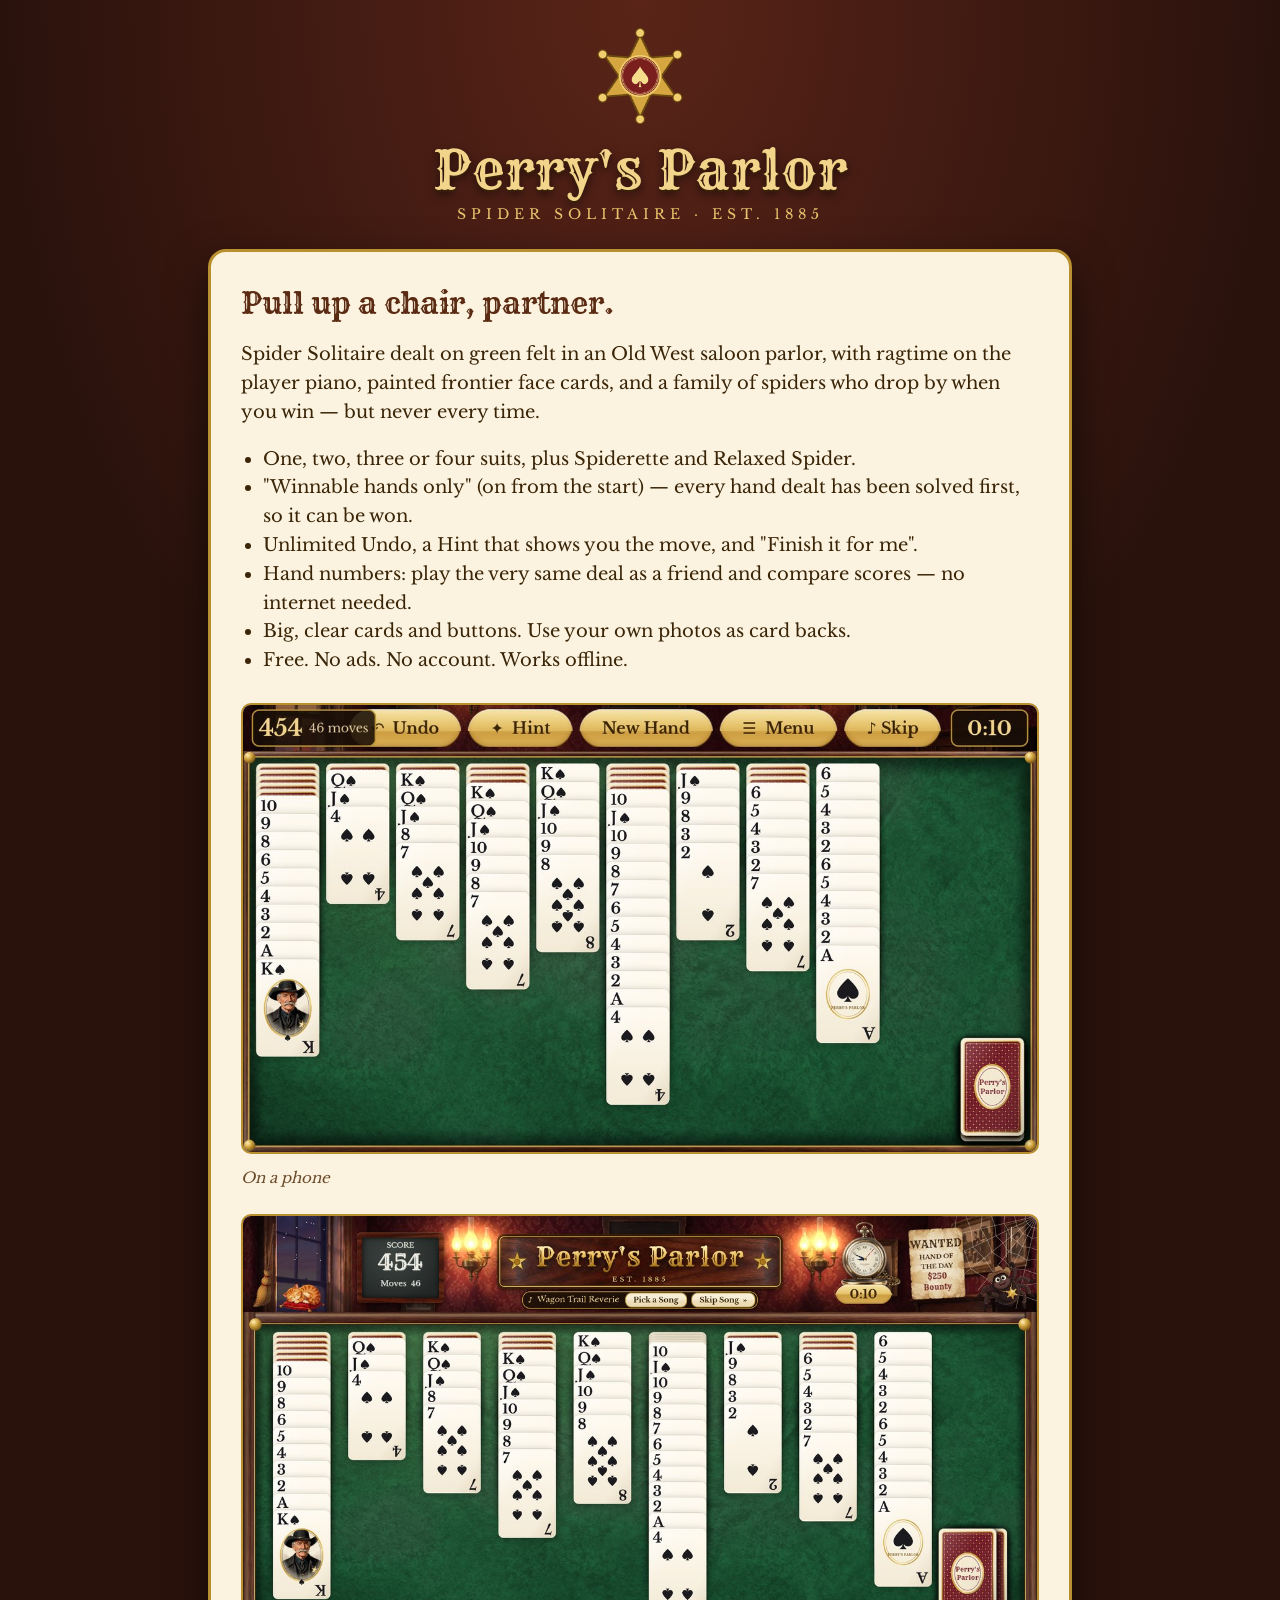
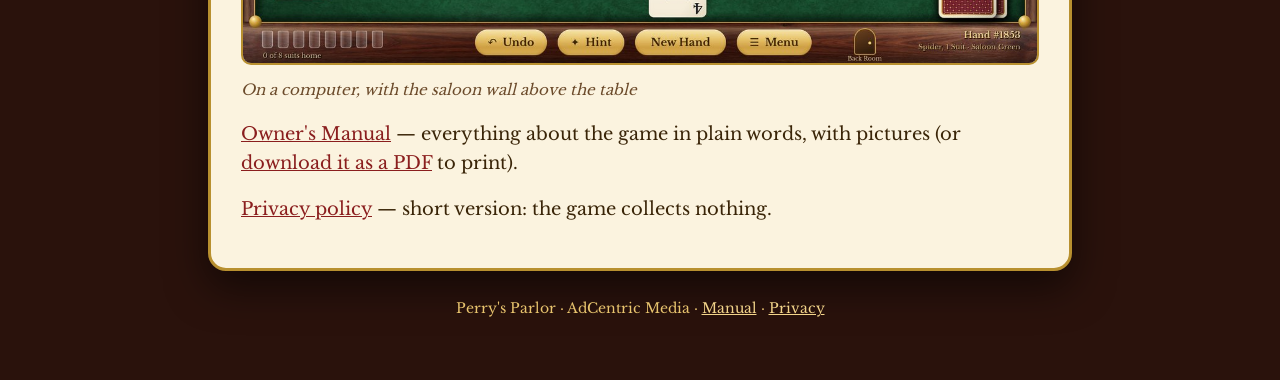
<file: index.html>
<!doctype html>
<html lang="en">
<head>
<meta charset="utf-8">
<meta name="viewport" content="width=device-width, initial-scale=1">
<title>Perry's Parlor — Spider Solitaire</title>
<meta name="description" content="Spider Solitaire in an Old West saloon parlor. Free, no ads, no account, works offline.">
<link rel="stylesheet" href="assets/style.css">
</head>
<body>
<div class="wrap">
  <div class="sign">
    <img src="assets/star.png" alt="">
    <h1>Perry's Parlor</h1>
    <p>SPIDER SOLITAIRE · EST. 1885</p>
  </div>
  <div class="page">
    <h2>Pull up a chair, partner.</h2>
    <p>Spider Solitaire dealt on green felt in an Old West saloon parlor, with ragtime on the player piano,
    painted frontier face cards, and a family of spiders who drop by when you win — but never every time.</p>
    <ul>
      <li>One, two, three or four suits, plus Spiderette and Relaxed Spider.</li>
      <li>"Winnable hands only" (on from the start) — every hand dealt has been solved first, so it can be won.</li>
      <li>Unlimited Undo, a Hint that shows you the move, and "Finish it for me".</li>
      <li>Hand numbers: play the very same deal as a friend and compare scores — no internet needed.</li>
      <li>Big, clear cards and buttons. Use your own photos as card backs.</li>
      <li>Free. No ads. No account. Works offline.</li>
    </ul>
    <img class="shot" src="assets/phone.jpg" alt="Perry's Parlor on a phone: a one-suit game in progress">
    <p class="cap">On a phone</p>
    <img class="shot" src="assets/pc.jpg" alt="Perry's Parlor on a computer: the saloon parlor and the card table">
    <p class="cap">On a computer, with the saloon wall above the table</p>
    <p><a href="manual/index.html">Owner's Manual</a> — everything about the game in plain words, with pictures
    (or <a href="manual/Perrys-Parlor-Owners-Manual.pdf">download it as a PDF</a> to print).</p>
    <p><a href="privacy.html">Privacy policy</a> — short version: the game collects nothing.</p>
  </div>
  <div class="foot">Perry's Parlor · AdCentric Media · <a href="manual/index.html">Manual</a> · <a href="privacy.html">Privacy</a></div>
</div>
</body>
</html>
</file>
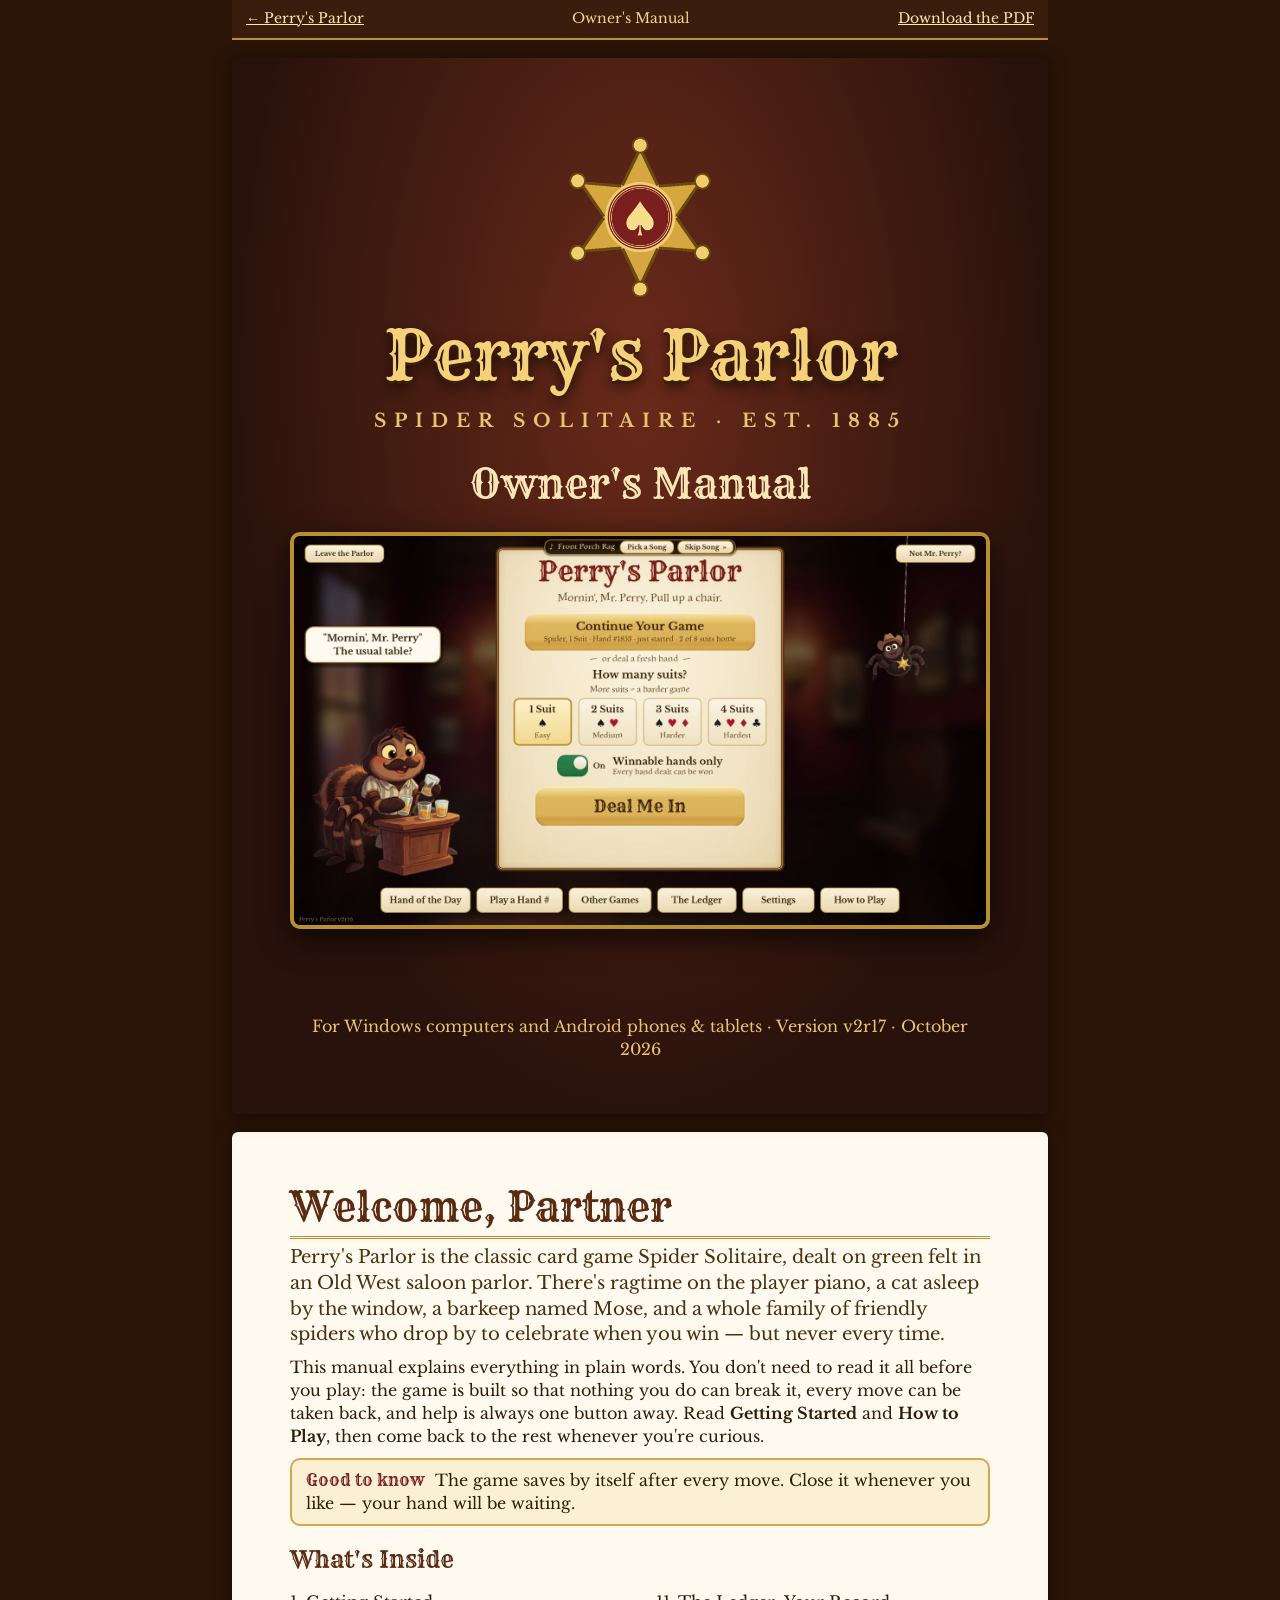
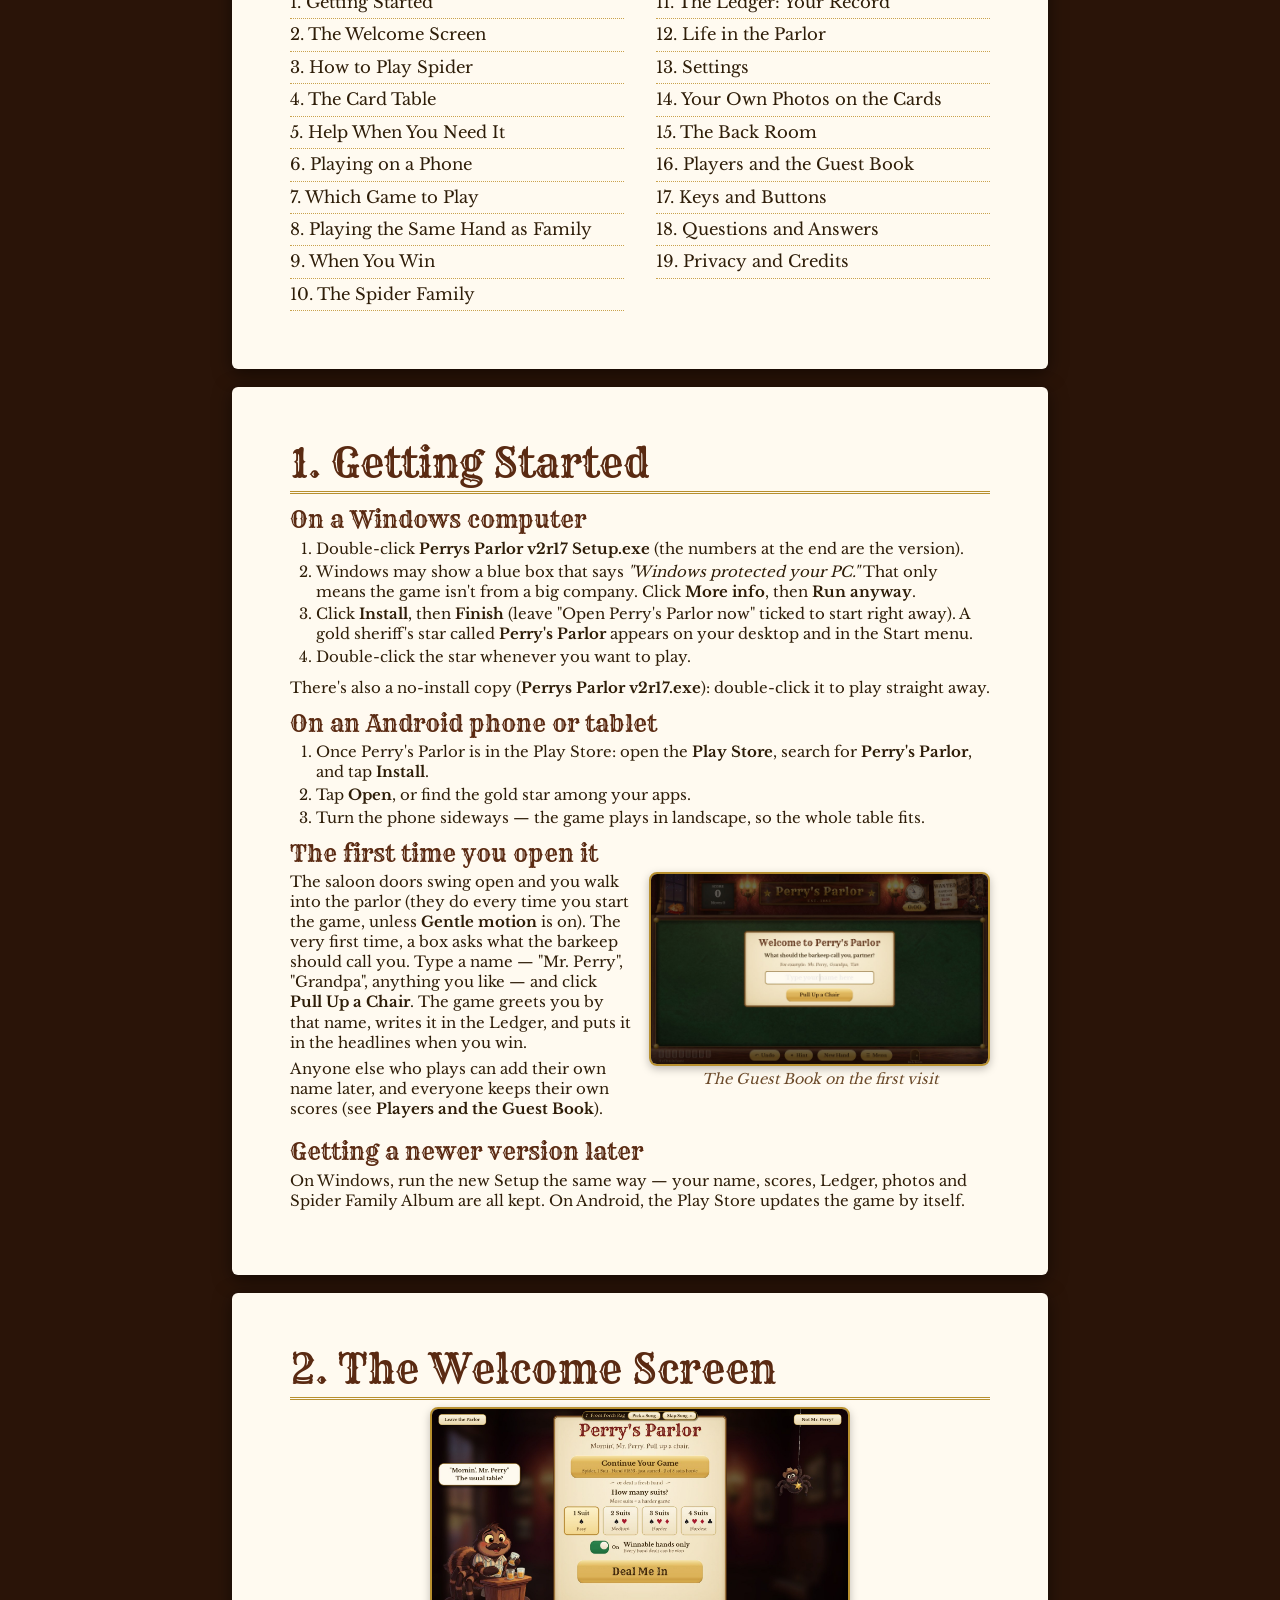
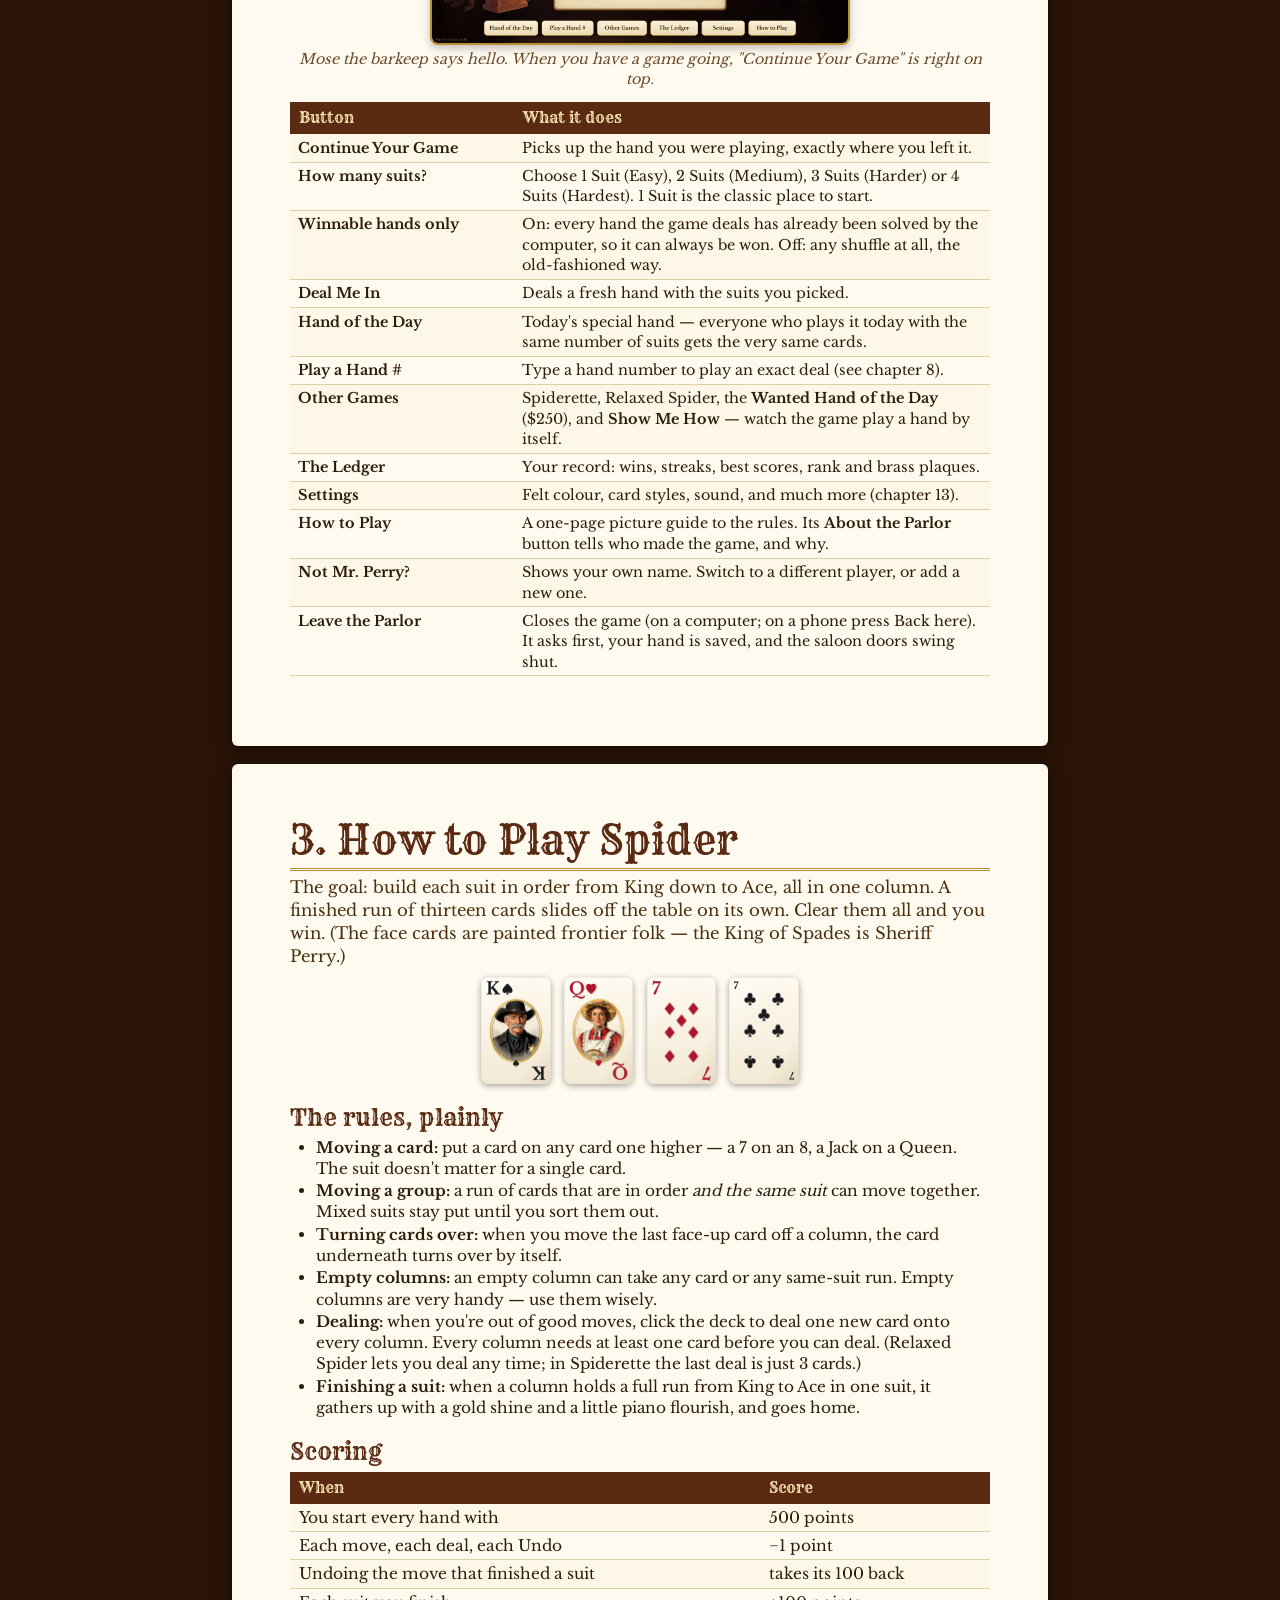
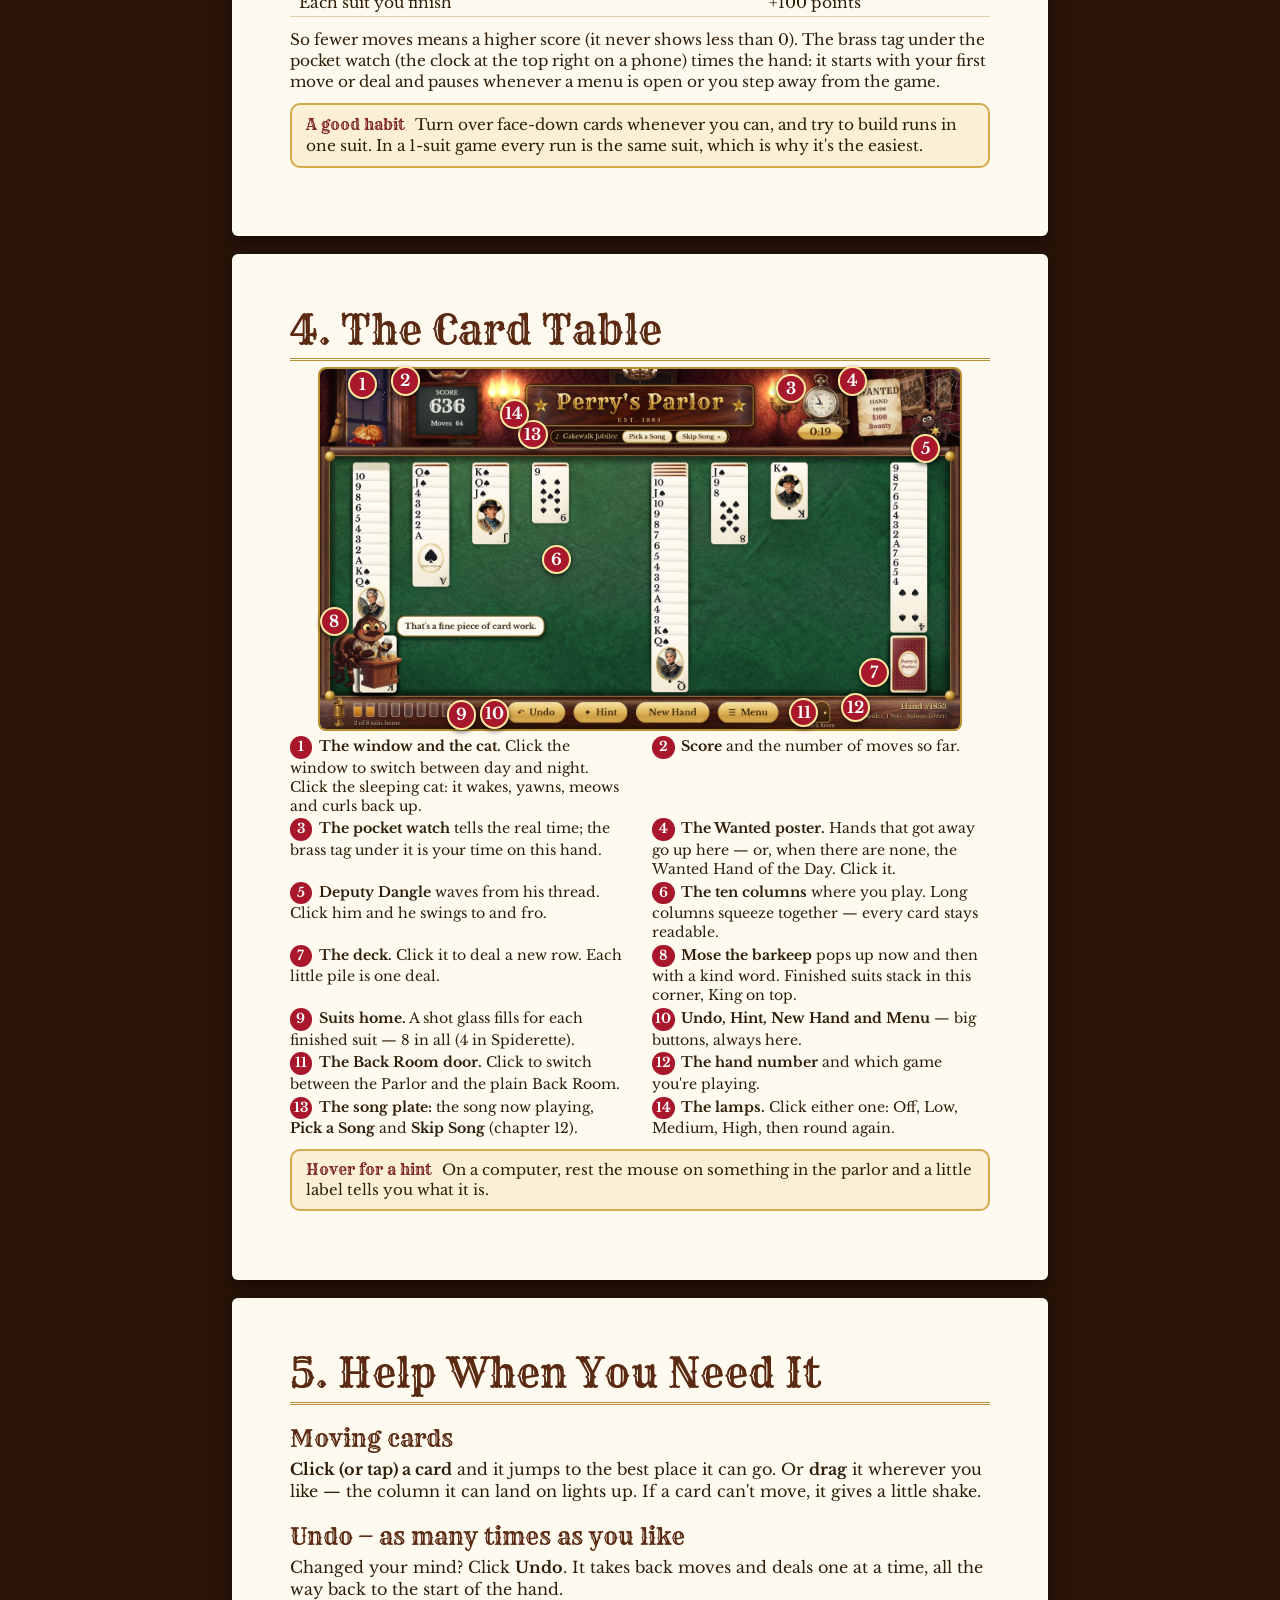
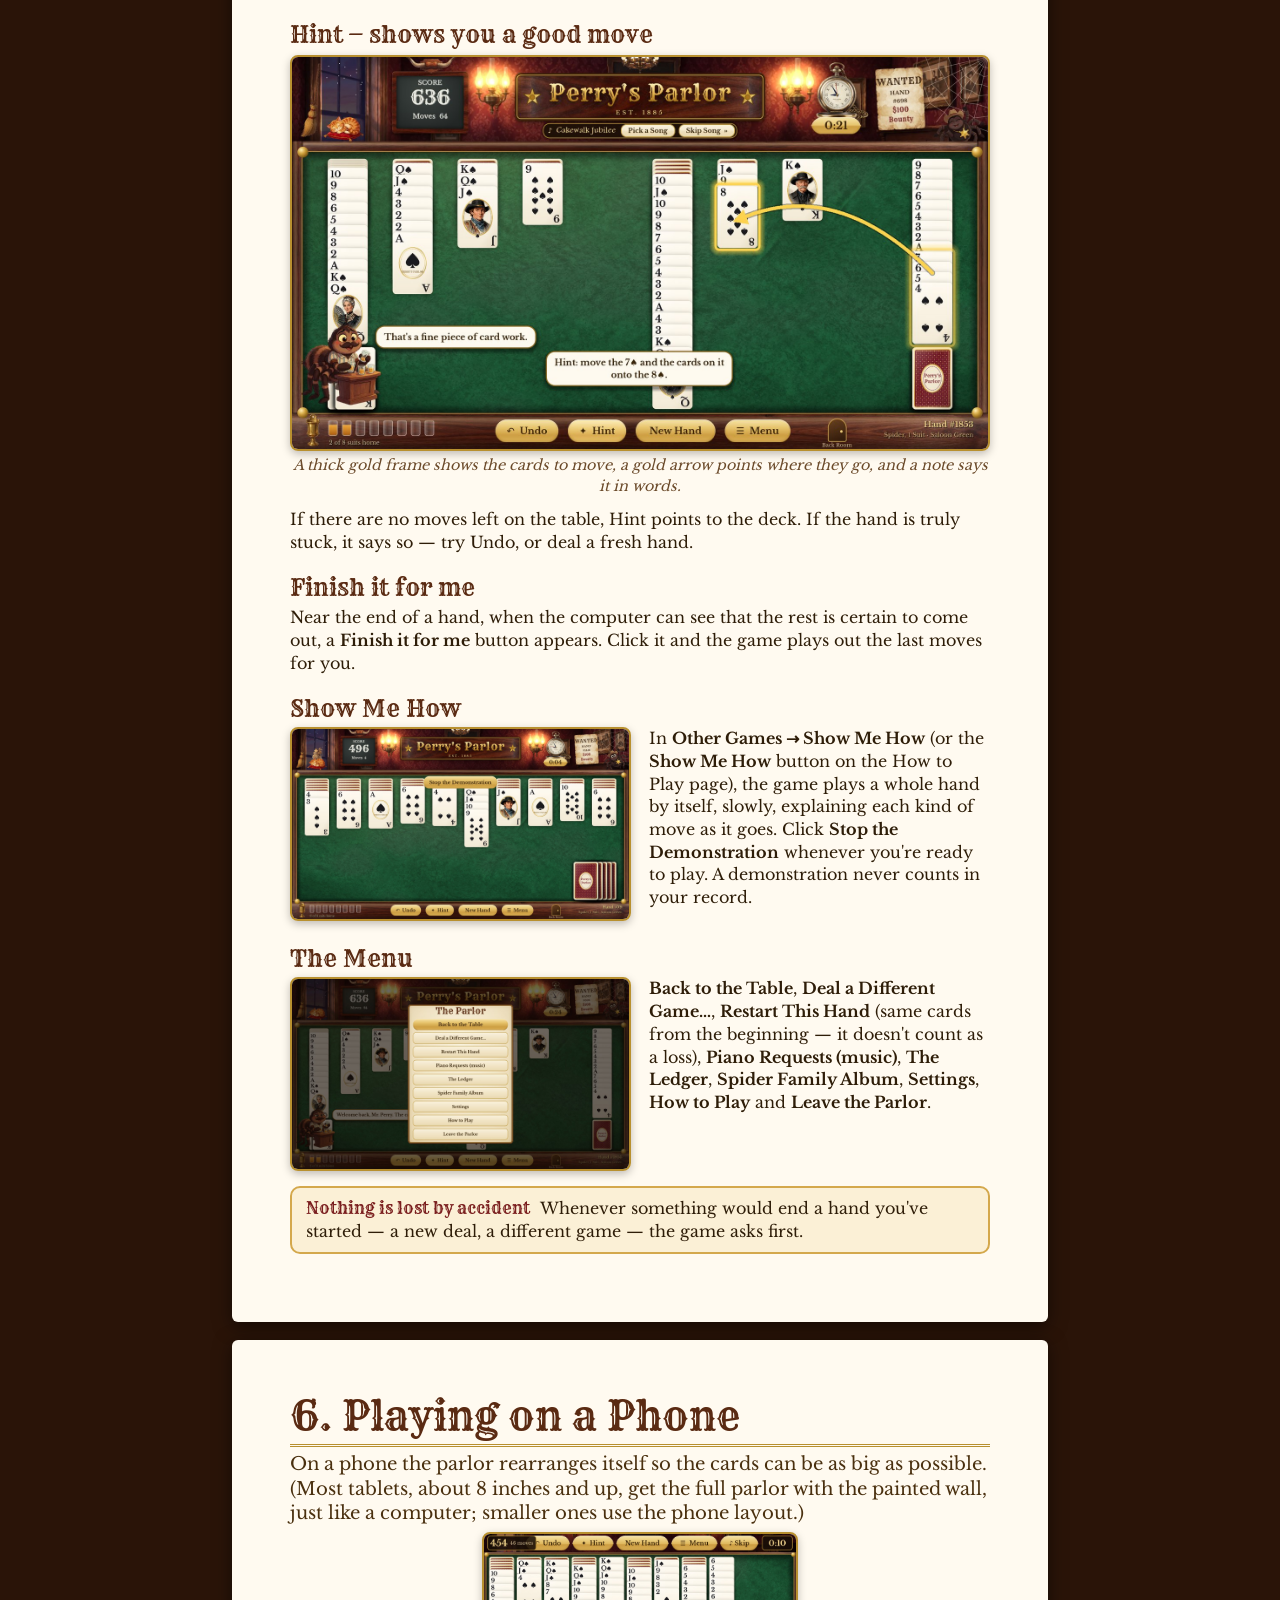
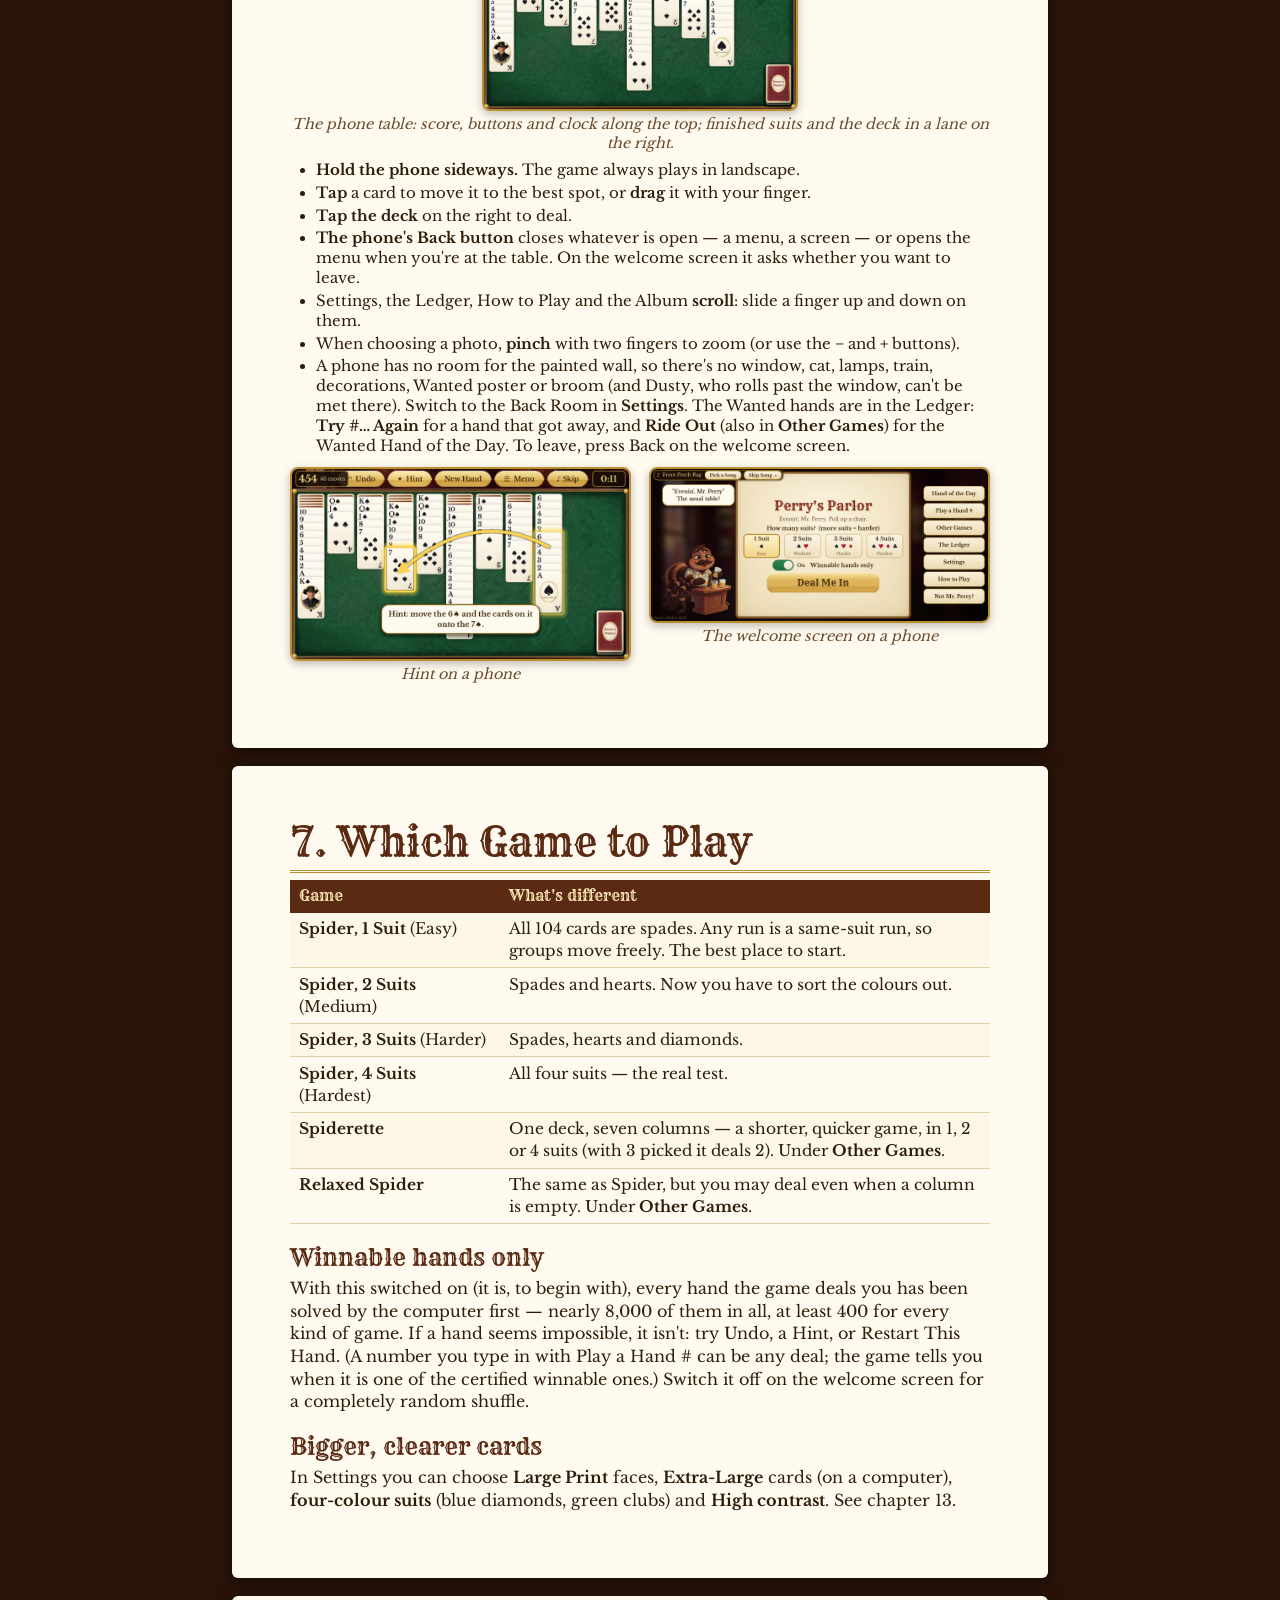
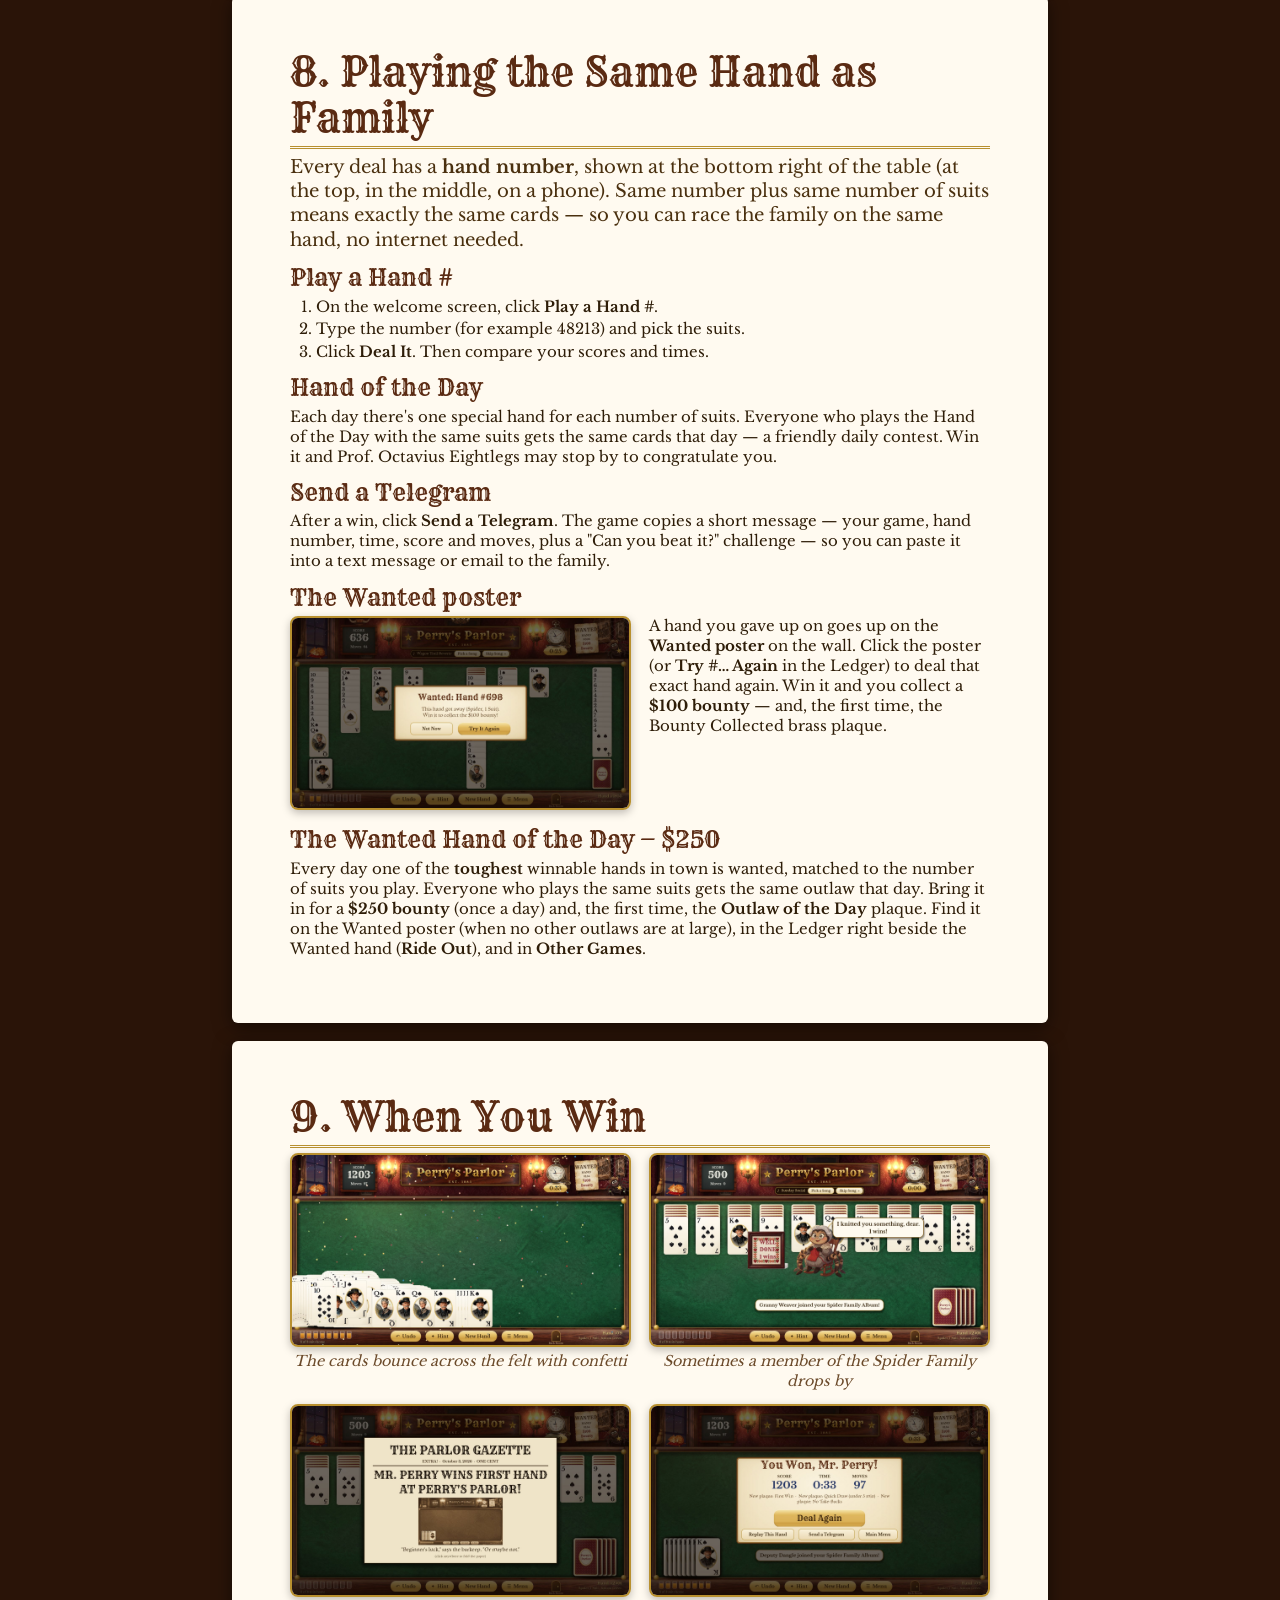
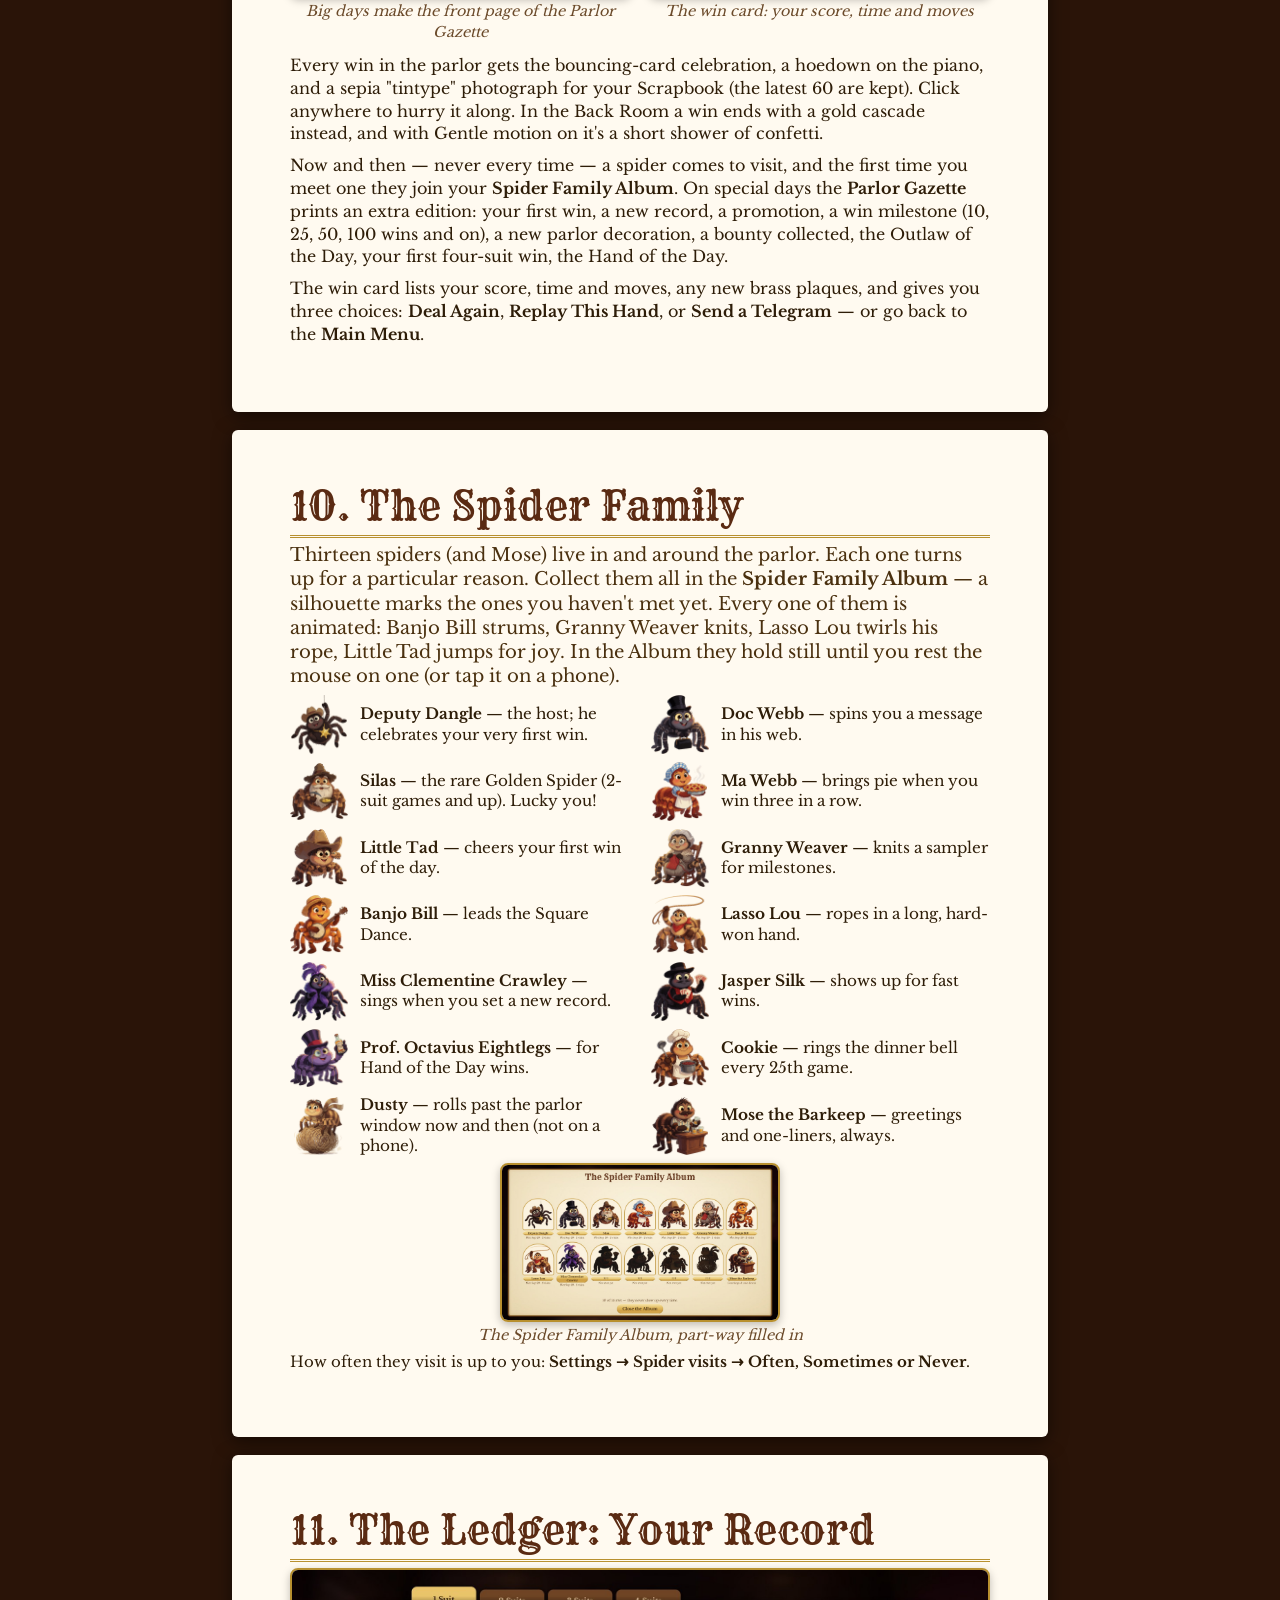
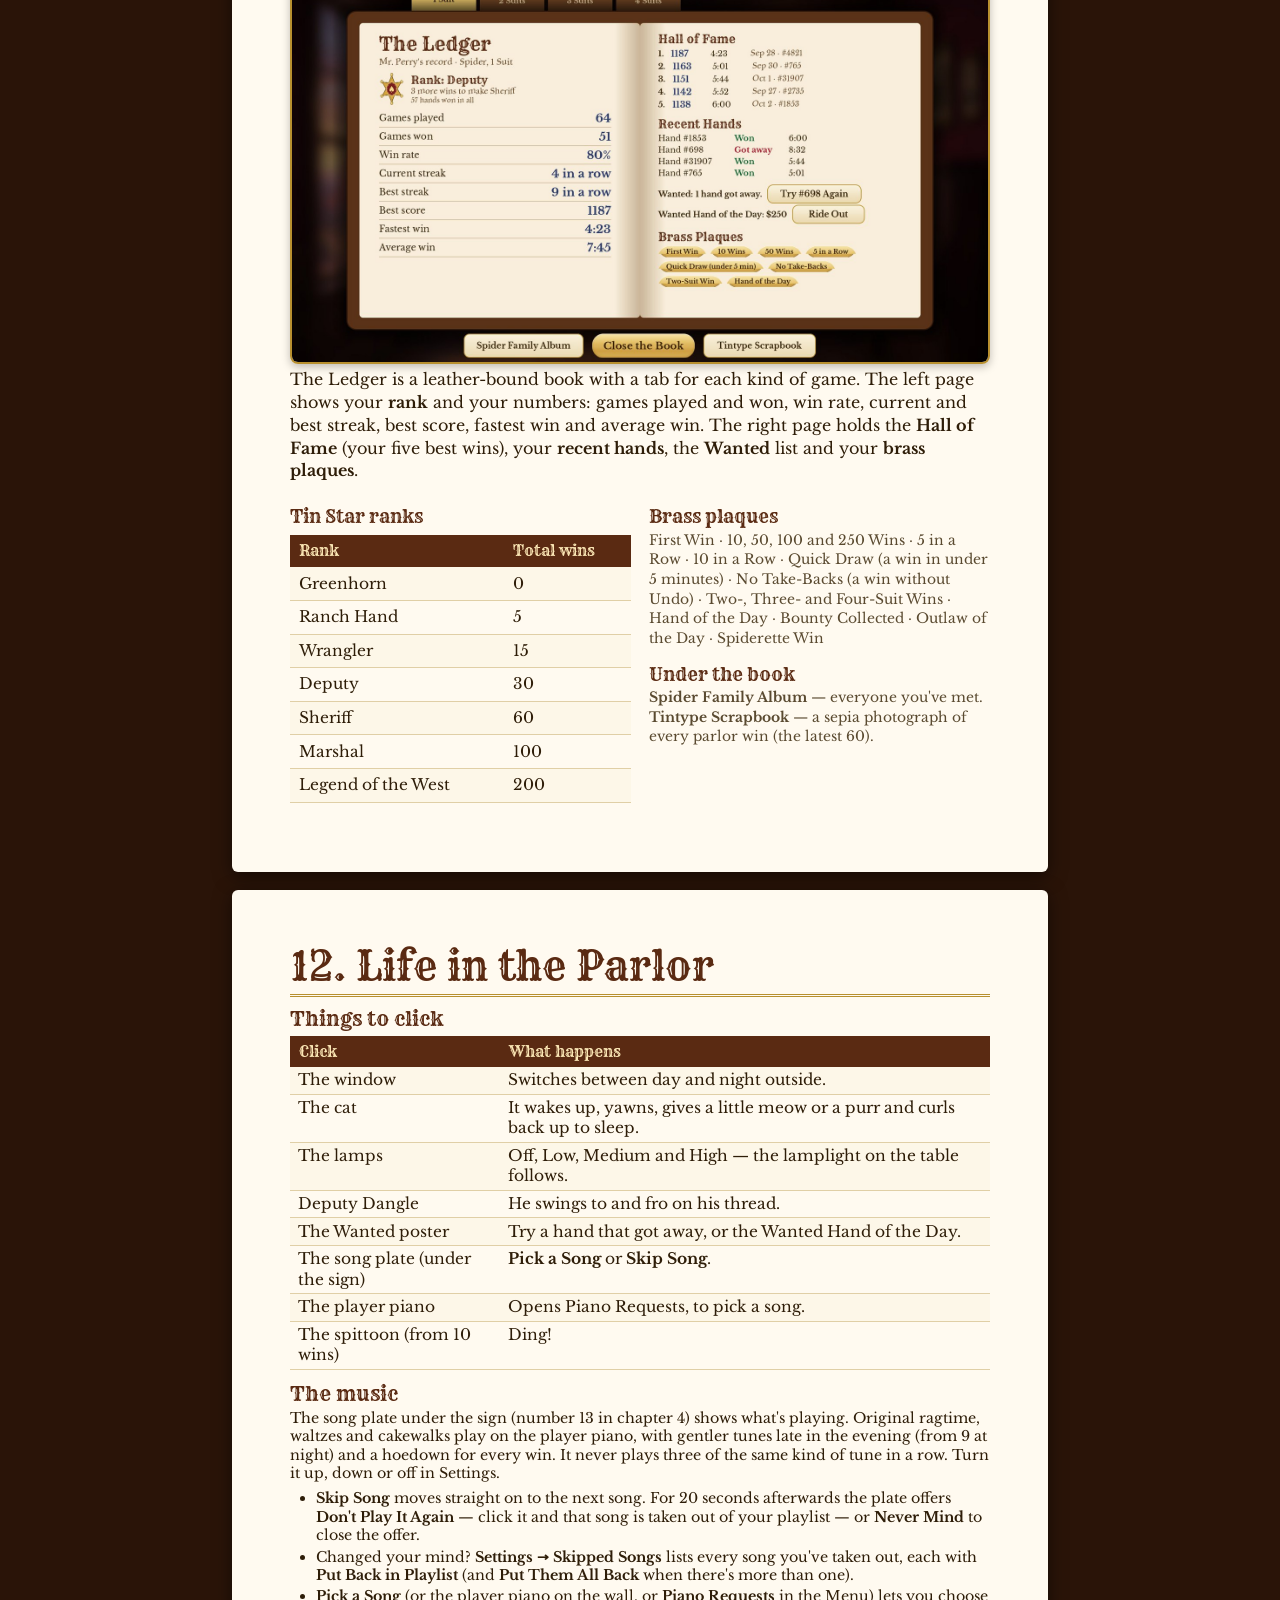
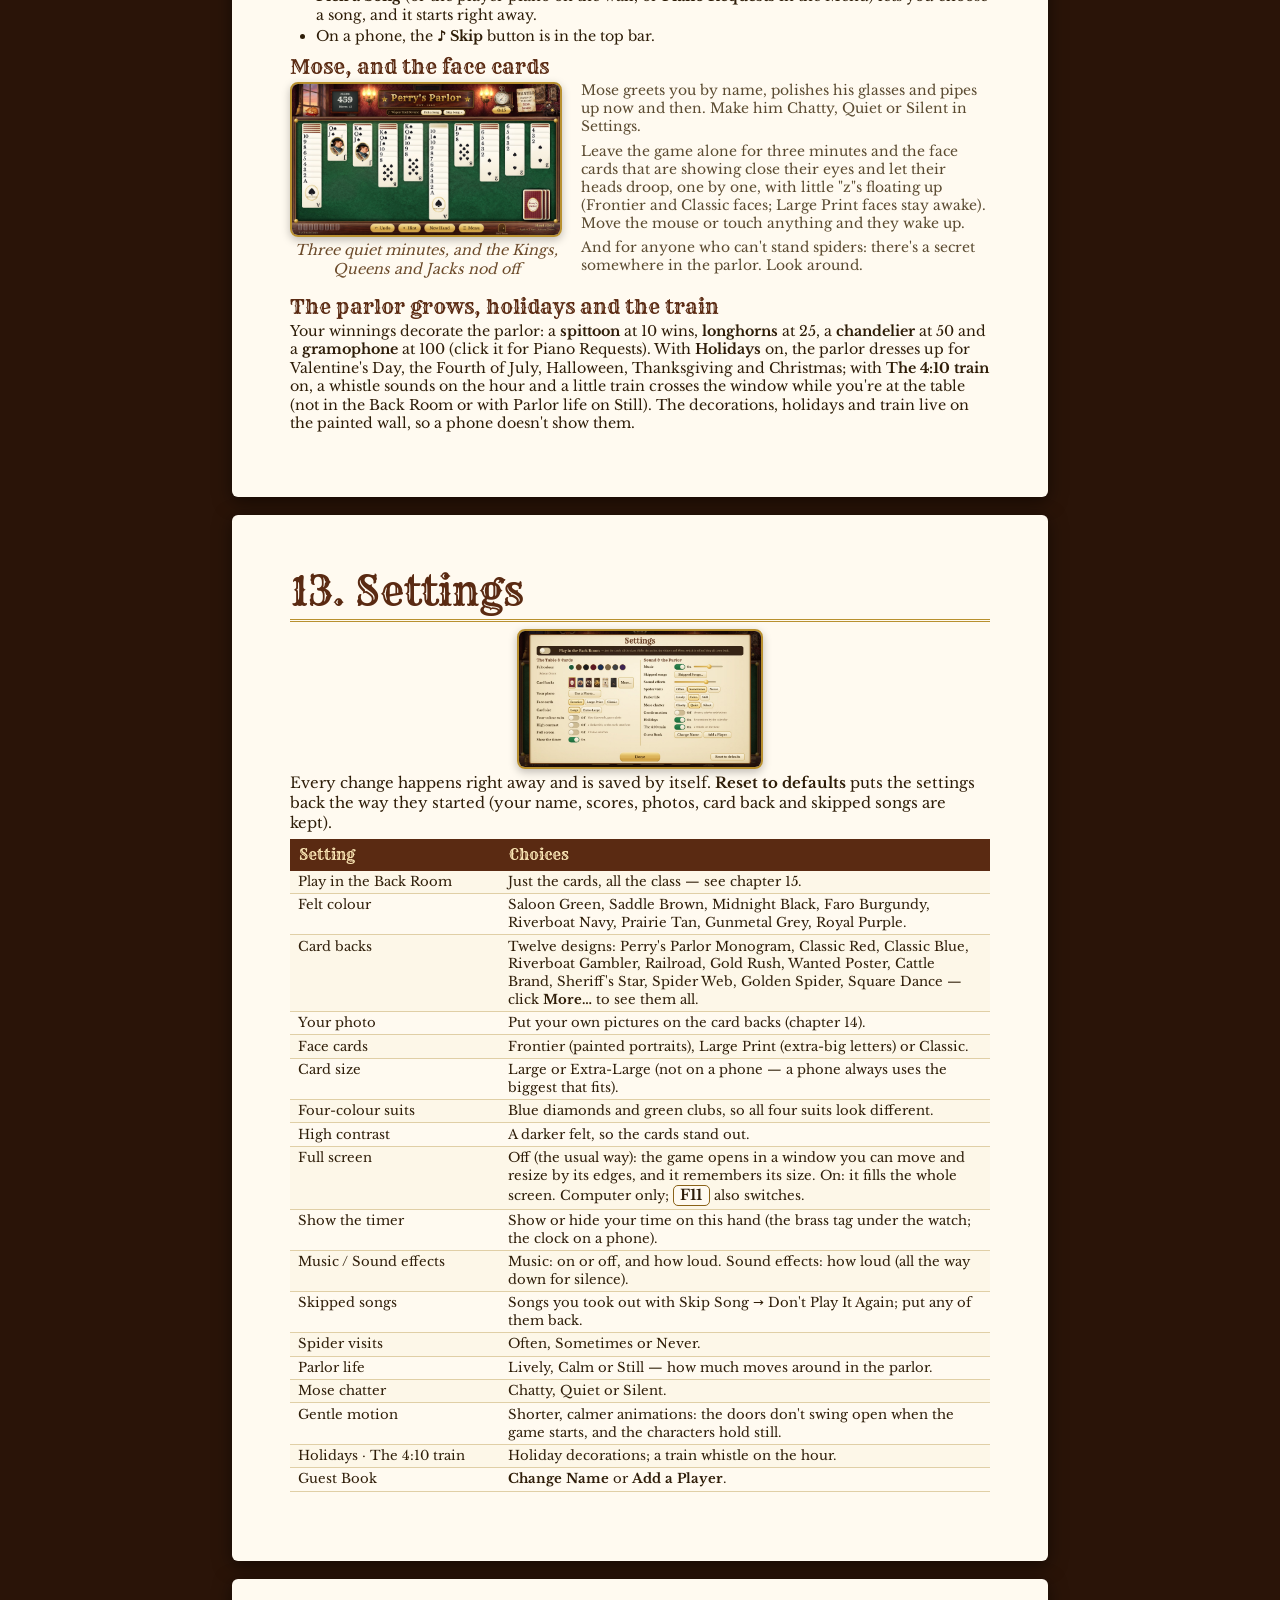
<file: manual/index.html>
<!doctype html>
<html lang="en"><head><meta name="viewport" content="width=device-width, initial-scale=1"><meta charset="utf-8"><title>Perry's Parlor — Owner's Manual</title>
<style>
@font-face{font-family:Rye;src:url(../assets/Rye-Regular.ttf)}
@font-face{font-family:Libre;src:url(../assets/LibreBaskerville.ttf)}
@font-face{font-family:DejaVu;src:url(../assets/DejaVuSans.ttf)}
@page{size:Letter;margin:0.55in 0.6in 0.6in}
@page :first{margin:0}
*{box-sizing:border-box}
html{-webkit-print-color-adjust:exact;print-color-adjust:exact}
body{margin:0;font:12pt/1.42 Libre,DejaVu,Georgia,serif;color:#2e1d08}
h1,h2,h3{font-family:Rye,serif;font-weight:400;color:#5a2a12;line-height:1.15}
h1{font-size:30pt;margin:0 0 4pt;border-bottom:3px double #b8902f;padding-bottom:4pt}
h2{font-size:17pt;margin:16pt 0 4pt}
h3{font-size:13.5pt;margin:12pt 0 2pt}
p{margin:0 0 7pt}
.chapter{break-before:page}
.lead{font-size:13.6pt;color:#4a300f}
img.shot.w80{width:80%}img.shot.w75{width:75%}img.shot.w70{width:70%}img.shot.w55{width:55%}img.shot.w40{width:40%}img.shot.w35{width:35%}.tight{font-size:11.2pt;line-height:1.34}.tight p{margin-bottom:5pt}.tight h2{margin-top:10pt}.tight td{padding:2.5pt 6pt}.tight .legend{font-size:10.6pt}img.shot.w60{width:60%}img.shot.w50{width:50%}img.shot.w45{width:45%}
img.shot{display:block;margin-left:auto!important;margin-right:auto!important;width:100%;border-radius:8px;border:2px solid #b8902f;box-shadow:0 3px 8px rgba(0,0,0,.25);margin:5pt 0 3pt}
.cap{font-style:italic;color:#6b4a2a;font-size:10.8pt;margin:0 0 9pt;text-align:center}
.two{display:grid;grid-template-columns:1fr 1fr;gap:14pt}
.two img.shot{margin-top:0}
.tip{background:#fbf0d6;border:2px solid #d4a84c;border-radius:10px;padding:7pt 11pt;margin:8pt 0;break-inside:avoid}
.tip b:first-child{font-family:Rye;font-weight:400;color:#7a1e1e;margin-right:4pt}
table{width:100%;border-collapse:collapse;margin:5pt 0 9pt;font-size:11.6pt;break-inside:auto}
th{background:#5a2a12;color:#fbe7b5;font-family:Rye;font-weight:400;text-align:left;padding:4pt 7pt}
td{padding:4pt 7pt;border-bottom:1px solid #e0cfa6;vertical-align:top}
tr{break-inside:avoid}
tr:nth-child(even) td{background:#fdf7e8}
ol,ul{margin:2pt 0 8pt;padding-left:20pt}
li{margin:2pt 0}
.key{display:inline-block;border:1.5px solid #8a6218;border-radius:5px;padding:0 5pt;background:#fffaf0;font-weight:700;font-size:11pt}
.diagram{position:relative;margin:6pt 0}
.diagram img{width:100%;display:block;border-radius:8px;border:2px solid #b8902f}
.n{position:absolute;width:22pt;height:22pt;margin:-11pt 0 0 -11pt;border-radius:50%;background:#a8172b;color:#fff;border:2.5px solid #ffe7a0;
   font:700 12pt/18pt Libre;text-align:center;box-shadow:0 2px 5px rgba(0,0,0,.6)}
.legend{display:grid;grid-template-columns:1fr 1fr;gap:2pt 18pt;font-size:11.4pt}
.legend div{break-inside:avoid}
.legend b.num{display:inline-block;width:17pt;height:17pt;border-radius:50%;background:#a8172b;color:#fff;text-align:center;font-size:10pt;line-height:17pt;margin-right:5pt}
.family{display:grid;grid-template-columns:repeat(2,1fr);gap:6pt 16pt}
.family div{display:flex;align-items:center;gap:9pt;break-inside:avoid;font-size:11.4pt}
.family img{width:44pt;height:44pt;object-fit:contain;flex:none}
.cards{display:flex;gap:10pt;justify-content:center;margin:6pt 0}
.cards img{width:52pt;border-radius:6pt;box-shadow:0 2px 6px rgba(0,0,0,.35)}
.toc{columns:2;column-gap:24pt;font-size:12.4pt;margin-top:10pt}
.toc div{break-inside:avoid;padding:3pt 0;border-bottom:1px dotted #c9a24d}
.small{font-size:10.4pt;color:#5a4a30}
/* cover */
.cover{height:11in;width:8.5in;position:relative;overflow:hidden;color:#f5d27a;
  background:#2a120c radial-gradient(ellipse at 50% 30%,#6a2a1a 0%,#2a120c 70%)}
.cover .inner{position:absolute;inset:0.55in 0.6in;text-align:center}
.cover img.badge{width:120pt;margin-top:20pt}
.cover h1{border:0;font-size:52pt;color:#f5d27a;margin:10pt 0 0;text-shadow:0 3px 0 #3a2008,0 6px 14px rgba(0,0,0,.7)}
.cover .sub{font:700 14pt Libre;letter-spacing:6pt;color:#e8c46e;margin-top:6pt}
.cover .om{font-family:Rye;font-size:30pt;color:#fbe7b5;margin:18pt 0 14pt}
.cover img.hero{width:100%;border:4px solid #b8902f;border-radius:10px;box-shadow:0 10px 30px rgba(0,0,0,.7)}
.cover .foot{position:absolute;bottom:0;left:0;right:0;font-size:12pt;color:#e8c46e}

@media screen{
 html{background:#2a1408}
 body{max-width:8.5in;margin:0 auto;padding:0 0 30px}
 body>section,body>div.cover{background:#fffaf0;margin:18px 0;padding:0.55in 0.6in 0.6in;border-radius:6px;box-shadow:0 4px 18px rgba(0,0,0,.5)}
 .webbar{position:sticky;top:0;z-index:9;background:#3a1d0c;color:#f2d48a;font:14px/1.4 Libre,Georgia,serif;padding:9px 14px;
   display:flex;gap:18px;align-items:center;justify-content:space-between;border-bottom:2px solid #b8902f}
 .webbar a{color:#ffe7a8}
}
@media screen and (max-width:700px){ body>section{padding:18px 14px} .two{grid-template-columns:1fr!important} }
@media print{ .webbar{display:none} }
</style></head>
<body><div class="webbar"><span><a href="../index.html">← Perry's Parlor</a></span><span>Owner's Manual</span><span><a href="Perrys-Parlor-Owners-Manual.pdf">Download the PDF</a></span></div>

<!-- ======================= COVER ======================= -->
<section class="cover"><div class="inner">
  <img class="badge" src="img/star.png">
  <h1>Perry's Parlor</h1>
  <div class="sub">SPIDER SOLITAIRE · EST. 1885</div>
  <div class="om">Owner's Manual</div>
  <img class="hero" src="img/welcome.jpg">
  <div class="foot">For Windows computers and Android phones &amp; tablets · Version v2r17 · October 2026</div>
</div></section>

<!-- ======================= WELCOME ======================= -->
<section class="chapter">
<h1>Welcome, Partner</h1>
<p class="lead">Perry's Parlor is the classic card game Spider Solitaire, dealt on green felt in an Old West saloon parlor.
There's ragtime on the player piano, a cat asleep by the window, a barkeep named Mose, and a whole family of friendly spiders
who drop by to celebrate when you win — but never every time.</p>
<p>This manual explains everything in plain words. You don't need to read it all before you play: the game is built so that
nothing you do can break it, every move can be taken back, and help is always one button away.
Read <b>Getting Started</b> and <b>How to Play</b>, then come back to the rest whenever you're curious.</p>
<div class="tip"><b>Good to know</b> The game saves by itself after every move. Close it whenever you like — your hand will be waiting.</div>
<h2>What's Inside</h2>
<div class="toc">
<div>1. Getting Started</div><div>2. The Welcome Screen</div><div>3. How to Play Spider</div><div>4. The Card Table</div>
<div>5. Help When You Need It</div><div>6. Playing on a Phone</div><div>7. Which Game to Play</div><div>8. Playing the Same Hand as Family</div>
<div>9. When You Win</div><div>10. The Spider Family</div><div>11. The Ledger: Your Record</div><div>12. Life in the Parlor</div>
<div>13. Settings</div><div>14. Your Own Photos on the Cards</div><div>15. The Back Room</div><div>16. Players and the Guest Book</div>
<div>17. Keys and Buttons</div><div>18. Questions and Answers</div><div>19. Privacy and Credits</div>
</div>
</section>

<!-- ======================= 1 GETTING STARTED ======================= -->
<section class="chapter tight">
<h1>1. Getting Started</h1>
<h2>On a Windows computer</h2>
<ol>
<li>Double-click <b>Perrys Parlor v2r17 Setup.exe</b> (the numbers at the end are the version).</li>
<li>Windows may show a blue box that says <i>"Windows protected your PC."</i> That only means the game isn't from a big company.
Click <b>More info</b>, then <b>Run anyway</b>.</li>
<li>Click <b>Install</b>, then <b>Finish</b> (leave "Open Perry's Parlor now" ticked to start right away). A gold sheriff's star called <b>Perry's Parlor</b> appears on your desktop and in the Start menu.</li>
<li>Double-click the star whenever you want to play.</li>
</ol>
<p>There's also a no-install copy (<b>Perrys Parlor v2r17.exe</b>): double-click it to play straight away.</p>
<h2>On an Android phone or tablet</h2>
<ol>
<li>Once Perry's Parlor is in the Play Store: open the <b>Play Store</b>, search for <b>Perry's Parlor</b>, and tap <b>Install</b>.</li>
<li>Tap <b>Open</b>, or find the gold star among your apps.</li>
<li>Turn the phone sideways — the game plays in landscape, so the whole table fits.</li>
</ol>
<h2>The first time you open it</h2>
<div class="two"><div>
<p>The saloon doors swing open and you walk into the parlor (they do every time you start the game, unless <b>Gentle motion</b> is on). The very first time, a box asks what the barkeep should call you. Type a name — "Mr. Perry", "Grandpa", anything you like — and click
<b>Pull Up a Chair</b>. The game greets you by that name, writes it in the Ledger, and puts it in the headlines when you win.</p>
<p>Anyone else who plays can add their own name later, and everyone keeps their own scores (see <b>Players and the Guest Book</b>).</p>
</div><div><img class="shot" src="img/guest.jpg"><p class="cap">The Guest Book on the first visit</p></div></div>
<h2>Getting a newer version later</h2>
<p>On Windows, run the new Setup the same way — your name, scores, Ledger, photos and Spider Family Album are all kept.
On Android, the Play Store updates the game by itself.</p>
</section>

<!-- ======================= 2 WELCOME SCREEN ======================= -->
<section class="chapter">
<h1>2. The Welcome Screen</h1>
<style>#wtab td{font-size:10.8pt;padding:2.5pt 6pt}</style>
<img class="shot w60" src="img/welcome.jpg"><p class="cap">Mose the barkeep says hello. When you have a game going, "Continue Your Game" is right on top.</p>
<table id="wtab">
<tr><th style="width:32%">Button</th><th>What it does</th></tr>
<tr><td><b>Continue Your Game</b></td><td>Picks up the hand you were playing, exactly where you left it.</td></tr>
<tr><td><b>How many suits?</b></td><td>Choose 1 Suit (Easy), 2 Suits (Medium), 3 Suits (Harder) or 4 Suits (Hardest). 1 Suit is the classic place to start.</td></tr>
<tr><td><b>Winnable hands only</b></td><td>On: every hand the game deals has already been solved by the computer, so it can always be won. Off: any shuffle at all, the old-fashioned way.</td></tr>
<tr><td><b>Deal Me In</b></td><td>Deals a fresh hand with the suits you picked.</td></tr>
<tr><td><b>Hand of the Day</b></td><td>Today's special hand — everyone who plays it today with the same number of suits gets the very same cards.</td></tr>
<tr><td><b>Play a Hand #</b></td><td>Type a hand number to play an exact deal (see chapter 8).</td></tr>
<tr><td><b>Other Games</b></td><td>Spiderette, Relaxed Spider, the <b>Wanted Hand of the Day</b> ($250), and <b>Show Me How</b> — watch the game play a hand by itself.</td></tr>
<tr><td><b>The Ledger</b></td><td>Your record: wins, streaks, best scores, rank and brass plaques.</td></tr>
<tr><td><b>Settings</b></td><td>Felt colour, card styles, sound, and much more (chapter 13).</td></tr>
<tr><td><b>How to Play</b></td><td>A one-page picture guide to the rules. Its <b>About the Parlor</b> button tells who made the game, and why.</td></tr>
<tr><td><b>Not Mr. Perry?</b></td><td>Shows your own name. Switch to a different player, or add a new one.</td></tr>
<tr><td><b>Leave the Parlor</b></td><td>Closes the game (on a computer; on a phone press Back here). It asks first, your hand is saved, and the saloon doors swing shut.</td></tr>
</table>
</section>

<!-- ======================= 3 HOW TO PLAY ======================= -->
<section class="chapter">
<h1>3. How to Play Spider</h1>
<style>#howto{font-size:11.5pt;line-height:1.38} #howto li{margin:1pt 0} #howto td{padding:2.2pt 7pt} #howto .lead{font-size:12.4pt}</style><div id="howto">
<p class="lead">The goal: build each suit in order from King down to Ace, all in one column. A finished run of thirteen
cards slides off the table on its own. Clear them all and you win. (The face cards are painted frontier folk — the King of Spades is Sheriff Perry.)</p>
<div class="cards"><img src="img/frontier_two_S13.png"><img src="img/frontier_two_H12.png"><img src="img/large_two_D07.png"><img src="img/classic_two_C07.png"></div>

<h2>The rules, plainly</h2>
<ul>
<li><b>Moving a card:</b> put a card on any card one higher — a 7 on an 8, a Jack on a Queen. The suit doesn't matter for a single card.</li>
<li><b>Moving a group:</b> a run of cards that are in order <i>and the same suit</i> can move together. Mixed suits stay put until you sort them out.</li>
<li><b>Turning cards over:</b> when you move the last face-up card off a column, the card underneath turns over by itself.</li>
<li><b>Empty columns:</b> an empty column can take any card or any same-suit run. Empty columns are very handy — use them wisely.</li>
<li><b>Dealing:</b> when you're out of good moves, click the deck to deal one new card onto every column.
Every column needs at least one card before you can deal. (Relaxed Spider lets you deal any time; in Spiderette the last deal is just 3 cards.)</li>
<li><b>Finishing a suit:</b> when a column holds a full run from King to Ace in one suit, it gathers up with a gold shine and a little piano flourish, and goes home.</li>
</ul>
<h2>Scoring</h2>
<table>
<tr><th>When</th><th>Score</th></tr>
<tr><td>You start every hand with</td><td>500 points</td></tr>
<tr><td>Each move, each deal, each Undo</td><td>−1 point</td></tr>
<tr><td>Undoing the move that finished a suit</td><td>takes its 100 back</td></tr>
<tr><td>Each suit you finish</td><td>+100 points</td></tr>
</table>
<p>So fewer moves means a higher score (it never shows less than 0). The brass tag under the pocket watch (the clock at the top right on a
phone) times the hand: it starts with your first move or deal and pauses whenever a menu is open or you step away from the game.</p>
<div class="tip"><b>A good habit</b> Turn over face-down cards whenever you can, and try to build runs in one suit. In a 1-suit game every run is the same suit, which is why it's the easiest.</div>
</div></section>

<!-- ======================= 4 THE CARD TABLE ======================= -->
<section class="chapter tight">
<h1>4. The Card Table</h1>
<div class="diagram" style="width:92%;margin:4pt auto"><img src="img/table.jpg">
<b class="n" style="left:7%;top:5%">1</b>
<b class="n" style="left:13.6%;top:4%">2</b>
<b class="n" style="left:73.4%;top:6%">3</b>
<b class="n" style="left:83%;top:4%">4</b>
<b class="n" style="left:94.3%;top:22.5%">5</b>
<b class="n" style="left:37%;top:53%">6</b>
<b class="n" style="left:86.3%;top:84%">7</b>
<b class="n" style="left:2.6%;top:70%">8</b>
<b class="n" style="left:22.3%;top:95.6%">9</b>
<b class="n" style="left:27.4%;top:95.3%">10</b>
<b class="n" style="left:75.4%;top:95%">11</b>
<b class="n" style="left:83.4%;top:93.6%">12</b>
<b class="n" style="left:33.4%;top:18.7%">13</b>
<b class="n" style="left:30.5%;top:13%">14</b>
</div>
<div class="legend">
<div><b class="num">1</b><b>The window and the cat.</b> Click the window to switch between day and night. Click the sleeping cat: it wakes, yawns, meows and curls back up.</div>
<div><b class="num">2</b><b>Score</b> and the number of moves so far.</div>
<div><b class="num">3</b><b>The pocket watch</b> tells the real time; the brass tag under it is your time on this hand.</div>
<div><b class="num">4</b><b>The Wanted poster.</b> Hands that got away go up here — or, when there are none, the Wanted Hand of the Day. Click it.</div>
<div><b class="num">5</b><b>Deputy Dangle</b> waves from his thread. Click him and he swings to and fro.</div>
<div><b class="num">6</b><b>The ten columns</b> where you play. Long columns squeeze together — every card stays readable.</div>
<div><b class="num">7</b><b>The deck.</b> Click it to deal a new row. Each little pile is one deal.</div>
<div><b class="num">8</b><b>Mose the barkeep</b> pops up now and then with a kind word. Finished suits stack in this corner, King on top.</div>
<div><b class="num">9</b><b>Suits home.</b> A shot glass fills for each finished suit — 8 in all (4 in Spiderette).</div>
<div><b class="num">10</b><b>Undo, Hint, New Hand and Menu</b> — big buttons, always here.</div>
<div><b class="num">11</b><b>The Back Room door.</b> Click to switch between the Parlor and the plain Back Room.</div>
<div><b class="num">12</b><b>The hand number</b> and which game you're playing.</div>
<div><b class="num">13</b><b>The song plate:</b> the song now playing, <b>Pick a Song</b> and <b>Skip Song</b> (chapter 12).</div>
<div><b class="num">14</b><b>The lamps.</b> Click either one: Off, Low, Medium, High, then round again.</div>
</div>
<div class="tip"><b>Hover for a hint</b> On a computer, rest the mouse on something in the parlor and a little label tells you what it is.</div>
</section>

<!-- ======================= 5 HELP ======================= -->
<section class="chapter">
<h1>5. Help When You Need It</h1>
<h2>Moving cards</h2>
<p><b>Click (or tap) a card</b> and it jumps to the best place it can go. Or <b>drag</b> it wherever you like —
the column it can land on lights up. If a card can't move, it gives a little shake.</p>
<h2>Undo — as many times as you like</h2>
<p>Changed your mind? Click <b>Undo</b>. It takes back moves and deals one at a time, all the way back to the start of the hand.</p>
<h2>Hint — shows you a good move</h2>
<img class="shot" src="img/hint.jpg">
<p class="cap">A thick gold frame shows the cards to move, a gold arrow points where they go, and a note says it in words.</p>
<p>If there are no moves left on the table, Hint points to the deck. If the hand is truly stuck, it says so — try Undo, or deal a fresh hand.</p>
<h2>Finish it for me</h2>
<p>Near the end of a hand, when the computer can see that the rest is certain to come out, a <b>Finish it for me</b> button appears.
Click it and the game plays out the last moves for you.</p>
<h2>Show Me How</h2>
<div class="two"><div><img class="shot" src="img/demo.jpg"></div><div>
<p>In <b>Other Games → Show Me How</b> (or the <b>Show Me How</b> button on the How to Play page), the game plays a whole hand by itself,
slowly, explaining each kind of move as it goes. Click <b>Stop the Demonstration</b> whenever you're ready to play.
A demonstration never counts in your record.</p></div></div>
<h2>The Menu</h2>
<div class="two"><div><img class="shot" src="img/menu.jpg"></div><div>
<p><b>Back to the Table</b>, <b>Deal a Different Game…</b>, <b>Restart This Hand</b> (same cards from the beginning — it doesn't count as a loss),
<b>Piano Requests (music)</b>, <b>The Ledger</b>, <b>Spider Family Album</b>, <b>Settings</b>, <b>How to Play</b> and <b>Leave the Parlor</b>.</p></div></div>
<div class="tip"><b>Nothing is lost by accident</b> Whenever something would end a hand you've started — a new deal, a different game — the game asks first.</div>
</section>

<!-- ======================= 6 PHONE ======================= -->
<section class="chapter tight">
<h1>6. Playing on a Phone</h1>
<p class="lead">On a phone the parlor rearranges itself so the cards can be as big as possible. (Most tablets, about 8 inches and up, get the full parlor with the painted wall, just like a computer; smaller ones use the phone layout.)</p>
<img class="shot w45" src="img/p_table.jpg"><p class="cap">The phone table: score, buttons and clock along the top; finished suits and the deck in a lane on the right.</p>
<ul>
<li><b>Hold the phone sideways.</b> The game always plays in landscape.</li>
<li><b>Tap</b> a card to move it to the best spot, or <b>drag</b> it with your finger.</li>
<li><b>Tap the deck</b> on the right to deal.</li>
<li><b>The phone's Back button</b> closes whatever is open — a menu, a screen — or opens the menu when you're at the table.
On the welcome screen it asks whether you want to leave.</li>
<li>Settings, the Ledger, How to Play and the Album <b>scroll</b>: slide a finger up and down on them.</li>
<li>When choosing a photo, <b>pinch</b> with two fingers to zoom (or use the <b>−</b> and <b>+</b> buttons).</li>
<li>A phone has no room for the painted wall, so there's no window, cat, lamps, train, decorations, Wanted poster or broom (and Dusty, who rolls past the window, can't be met there). Switch to the Back Room in <b>Settings</b>.
The Wanted hands are in the Ledger: <b>Try #… Again</b> for a hand that got away, and <b>Ride Out</b> (also in <b>Other Games</b>) for the Wanted Hand of the Day. To leave, press Back on the welcome screen.</li>
</ul>
<div class="two"><div><img class="shot" src="img/p_hint.jpg"><p class="cap">Hint on a phone</p></div>
<div><img class="shot" src="img/p_welcome.jpg"><p class="cap">The welcome screen on a phone</p></div></div>
</section>

<!-- ======================= 7 WHICH GAME ======================= -->
<section class="chapter">
<h1>7. Which Game to Play</h1>
<table>
<tr><th style="width:30%">Game</th><th>What's different</th></tr>
<tr><td><b>Spider, 1 Suit</b> (Easy)</td><td>All 104 cards are spades. Any run is a same-suit run, so groups move freely. The best place to start.</td></tr>
<tr><td><b>Spider, 2 Suits</b> (Medium)</td><td>Spades and hearts. Now you have to sort the colours out.</td></tr>
<tr><td><b>Spider, 3 Suits</b> (Harder)</td><td>Spades, hearts and diamonds.</td></tr>
<tr><td><b>Spider, 4 Suits</b> (Hardest)</td><td>All four suits — the real test.</td></tr>
<tr><td><b>Spiderette</b></td><td>One deck, seven columns — a shorter, quicker game, in 1, 2 or 4 suits (with 3 picked it deals 2). Under <b>Other Games</b>.</td></tr>
<tr><td><b>Relaxed Spider</b></td><td>The same as Spider, but you may deal even when a column is empty. Under <b>Other Games</b>.</td></tr>
</table>
<h2>Winnable hands only</h2>
<p>With this switched on (it is, to begin with), every hand the game deals you has been solved by the computer first — nearly 8,000 of them in all,
at least 400 for every kind of game. If a hand seems impossible, it isn't: try Undo, a Hint, or Restart This Hand. (A number you type in with Play a Hand # can be any deal; the game tells you when it is one of the certified winnable ones.)
Switch it off on the welcome screen for a completely random shuffle.</p>
<h2>Bigger, clearer cards</h2>
<p>In Settings you can choose <b>Large Print</b> faces, <b>Extra-Large</b> cards (on a computer), <b>four-colour suits</b>
(blue diamonds, green clubs) and <b>High contrast</b>. See chapter 13.</p>
</section>

<!-- ======================= 8 SAME HAND ======================= -->
<section class="chapter tight">
<h1>8. Playing the Same Hand as Family</h1>
<p class="lead">Every deal has a <b>hand number</b>, shown at the bottom right of the table (at the top, in the middle, on a phone). Same number plus same number of suits
means exactly the same cards — so you can race the family on the same hand, no internet needed.</p>
<h2>Play a Hand #</h2>
<ol><li>On the welcome screen, click <b>Play a Hand #</b>.</li><li>Type the number (for example 48213) and pick the suits.</li><li>Click <b>Deal It</b>. Then compare your scores and times.</li></ol>
<h2>Hand of the Day</h2>
<p>Each day there's one special hand for each number of suits. Everyone who plays the Hand of the Day with the same suits gets the same cards that day — a friendly daily contest.
Win it and Prof. Octavius Eightlegs may stop by to congratulate you.</p>
<h2>Send a Telegram</h2>
<p>After a win, click <b>Send a Telegram</b>. The game copies a short message — your game, hand number, time, score and moves,
plus a "Can you beat it?" challenge — so you can paste it into a text message or email to the family.</p>
<h2>The Wanted poster</h2>
<div class="two"><div><img class="shot" src="img/wanted.jpg"></div><div>
<p>A hand you gave up on goes up on the <b>Wanted poster</b> on the wall. Click the poster (or <b>Try #… Again</b> in the Ledger) to
deal that exact hand again. Win it and you collect a <b>$100 bounty</b> — and, the first time, the Bounty Collected brass plaque.</p></div></div>
<h2>The Wanted Hand of the Day — $250</h2>
<p>Every day one of the <b>toughest</b> winnable hands in town is wanted, matched to the number of suits you play. Everyone who plays
the same suits gets the same outlaw that day. Bring it in for a <b>$250 bounty</b> (once a day) and, the first time, the <b>Outlaw of the Day</b> plaque.
Find it on the Wanted poster (when no other outlaws are at large), in the Ledger right beside the Wanted hand
(<b>Ride Out</b>), and in <b>Other Games</b>.</p>
</section>

<!-- ======================= 9 WHEN YOU WIN ======================= -->
<section class="chapter">
<h1>9. When You Win</h1>
<div class="two"><div><img class="shot" src="img/cascade.jpg"><p class="cap">The cards bounce across the felt with confetti</p></div>
<div><img class="shot" src="img/granny.jpg"><p class="cap">Sometimes a member of the Spider Family drops by</p></div></div>
<div class="two"><div><img class="shot" src="img/gazette.jpg"><p class="cap">Big days make the front page of the Parlor Gazette</p></div>
<div><img class="shot" src="img/wincard.jpg"><p class="cap">The win card: your score, time and moves</p></div></div>
<p>Every win in the parlor gets the bouncing-card celebration, a hoedown on the piano, and a sepia "tintype" photograph for your Scrapbook
(the latest 60 are kept). Click anywhere to hurry it along. In the Back Room a win ends with a gold cascade instead, and with Gentle motion on it's a short shower of confetti.</p>
<p>Now and then — never every time — a spider comes to visit, and the first time you meet one they join your <b>Spider Family Album</b>.
On special days the <b>Parlor Gazette</b> prints an extra edition: your first win, a new record, a promotion, a win milestone
(10, 25, 50, 100 wins and on), a new parlor decoration, a bounty collected, the Outlaw of the Day, your first four-suit win, the Hand of the Day.</p>
<p>The win card lists your score, time and moves, any new brass plaques, and gives you three choices:
<b>Deal Again</b>, <b>Replay This Hand</b>, or <b>Send a Telegram</b> — or go back to the <b>Main Menu</b>.</p>
</section>

<!-- ======================= 10 SPIDER FAMILY ======================= -->
<section class="chapter tight">
<h1>10. The Spider Family</h1>
<p class="lead">Thirteen spiders (and Mose) live in and around the parlor. Each one turns up for a particular reason.
Collect them all in the <b>Spider Family Album</b> — a silhouette marks the ones you haven't met yet.
Every one of them is animated: Banjo Bill strums, Granny Weaver knits, Lasso Lou twirls his rope, Little Tad jumps for joy.
In the Album they hold still until you rest the mouse on one (or tap it on a phone).</p>
<div class="family">
<div><img src="img/sp_deputy.png"><span><b>Deputy Dangle</b> — the host; he celebrates your very first win.</span></div>
<div><img src="img/sp_doc.png"><span><b>Doc Webb</b> — spins you a message in his web.</span></div>
<div><img src="img/sp_silas.png"><span><b>Silas</b> — the rare Golden Spider (2-suit games and up). Lucky you!</span></div>
<div><img src="img/sp_ma.png"><span><b>Ma Webb</b> — brings pie when you win three in a row.</span></div>
<div><img src="img/sp_tad.png"><span><b>Little Tad</b> — cheers your first win of the day.</span></div>
<div><img src="img/sp_granny.png"><span><b>Granny Weaver</b> — knits a sampler for milestones.</span></div>
<div><img src="img/sp_banjo.png"><span><b>Banjo Bill</b> — leads the Square Dance.</span></div>
<div><img src="img/sp_lou.png"><span><b>Lasso Lou</b> — ropes in a long, hard-won hand.</span></div>
<div><img src="img/sp_clem.png"><span><b>Miss Clementine Crawley</b> — sings when you set a new record.</span></div>
<div><img src="img/sp_jasper.png"><span><b>Jasper Silk</b> — shows up for fast wins.</span></div>
<div><img src="img/sp_prof.png"><span><b>Prof. Octavius Eightlegs</b> — for Hand of the Day wins.</span></div>
<div><img src="img/sp_cookie.png"><span><b>Cookie</b> — rings the dinner bell every 25th game.</span></div>
<div><img src="img/sp_dusty.png"><span><b>Dusty</b> — rolls past the parlor window now and then (not on a phone).</span></div>
<div><img src="img/sp_mose.png"><span><b>Mose the Barkeep</b> — greetings and one-liners, always.</span></div>
</div>
<img class="shot w40" src="img/album.jpg"><p class="cap">The Spider Family Album, part-way filled in</p>
<p>How often they visit is up to you: <b>Settings → Spider visits → Often, Sometimes or Never</b>.</p>
</section>

<!-- ======================= 11 LEDGER ======================= -->
<section class="chapter">
<h1>11. The Ledger: Your Record</h1>
<img class="shot" src="img/ledger.jpg">
<p>The Ledger is a leather-bound book with a tab for each kind of game. The left page shows your <b>rank</b> and your numbers:
games played and won, win rate, current and best streak, best score, fastest win and average win. The right page holds the
<b>Hall of Fame</b> (your five best wins), your <b>recent hands</b>, the <b>Wanted</b> list and your <b>brass plaques</b>.</p>
<div class="two"><div>
<h3>Tin Star ranks</h3>
<table><tr><th>Rank</th><th>Total wins</th></tr>
<tr><td>Greenhorn</td><td>0</td></tr><tr><td>Ranch Hand</td><td>5</td></tr><tr><td>Wrangler</td><td>15</td></tr>
<tr><td>Deputy</td><td>30</td></tr><tr><td>Sheriff</td><td>60</td></tr><tr><td>Marshal</td><td>100</td></tr>
<tr><td>Legend of the West</td><td>200</td></tr></table>
</div><div>
<h3>Brass plaques</h3>
<p class="small">First Win · 10, 50, 100 and 250 Wins · 5 in a Row · 10 in a Row · Quick Draw (a win in under 5 minutes) ·
No Take-Backs (a win without Undo) · Two-, Three- and Four-Suit Wins · Hand of the Day · Bounty Collected · Outlaw of the Day · Spiderette Win</p>
<h3>Under the book</h3>
<p class="small"><b>Spider Family Album</b> — everyone you've met.<br><b>Tintype Scrapbook</b> — a sepia photograph of every parlor win (the latest 60).</p>
</div></div>
</section>

<!-- ======================= 12 PARLOR LIFE ======================= -->
<section class="chapter tight">
<h1>12. Life in the Parlor</h1>
<style>#ch12{font-size:10.7pt;line-height:1.3} #ch12 .two{grid-template-columns:2fr 3fr} #ch12 h2{margin:7pt 0 3pt;font-size:15pt} #ch12 ul{margin-bottom:4pt}</style><div id="ch12">
<h2>Things to click</h2>
<table>
<tr><th style="width:30%">Click</th><th>What happens</th></tr>
<tr><td>The window</td><td>Switches between day and night outside.</td></tr>
<tr><td>The cat</td><td>It wakes up, yawns, gives a little meow or a purr and curls back up to sleep.</td></tr>
<tr><td>The lamps</td><td>Off, Low, Medium and High — the lamplight on the table follows.</td></tr>
<tr><td>Deputy Dangle</td><td>He swings to and fro on his thread.</td></tr>
<tr><td>The Wanted poster</td><td>Try a hand that got away, or the Wanted Hand of the Day.</td></tr>
<tr><td>The song plate (under the sign)</td><td><b>Pick a Song</b> or <b>Skip Song</b>.</td></tr>
<tr><td>The player piano</td><td>Opens Piano Requests, to pick a song.</td></tr>
<tr><td>The spittoon (from 10 wins)</td><td>Ding!</td></tr>
</table>
<h2>The music</h2>
<p>The song plate under the sign (number 13 in chapter 4) shows what's playing. Original ragtime, waltzes and cakewalks play on the player piano, with gentler tunes late in the evening (from 9 at night) and a hoedown for every
win. It never plays three of the same kind of tune in a row. Turn it up, down or off in Settings.</p>
<ul>
<li><b>Skip Song</b> moves straight on to the next song. For 20 seconds afterwards the plate offers
<b>Don't Play It Again</b> — click it and that song is taken out of your playlist — or <b>Never Mind</b> to close the offer.</li>
<li>Changed your mind? <b>Settings → Skipped Songs</b> lists every song you've taken out, each with <b>Put Back in Playlist</b>
(and <b>Put Them All Back</b> when there's more than one).</li>
<li><b>Pick a Song</b> (or the player piano on the wall, or <b>Piano Requests</b> in the Menu) lets you choose a song, and it starts right away.</li>
<li>On a phone, the <b>♪ Skip</b> button is in the top bar.</li>
</ul>
<h2>Mose, and the face cards</h2>
<div class="two"><div><img class="shot" src="img/doze.jpg"><p class="cap">Three quiet minutes, and the Kings, Queens and Jacks nod off</p></div><div>
<p class="small">Mose greets you by name, polishes his glasses and pipes up now and then. Make him Chatty, Quiet or Silent in Settings.</p>
<p class="small">Leave the game alone for three minutes and the face cards that are showing close their eyes and let their heads droop,
one by one, with little "z"s floating up (Frontier and Classic faces; Large Print faces stay awake). Move the mouse or touch anything and they wake up.</p>
<p class="small">And for anyone who can't stand spiders: there's a secret somewhere in the parlor. Look around.</p>
</div></div>
<h2>The parlor grows, holidays and the train</h2>
<p>Your winnings decorate the parlor: a <b>spittoon</b> at 10 wins, <b>longhorns</b> at 25, a <b>chandelier</b> at 50 and a
<b>gramophone</b> at 100 (click it for Piano Requests). With <b>Holidays</b> on, the parlor dresses up for Valentine's Day, the Fourth
of July, Halloween, Thanksgiving and Christmas; with <b>The 4:10 train</b> on, a whistle sounds on the hour and a little train crosses the window while you're at the table
(not in the Back Room or with Parlor life on Still). The decorations, holidays and train live on the painted wall, so a phone doesn't show them.</p>
</div></section>

<!-- ======================= 13 SETTINGS ======================= -->
<section class="chapter tight">
<h1>13. Settings</h1>
<style>#settab td{font-size:9.9pt;padding:1.8pt 6pt}</style>
<img class="shot w35" src="img/settings.jpg">
<p>Every change happens right away and is saved by itself. <b>Reset to defaults</b> puts the settings back the way they started
(your name, scores, photos, card back and skipped songs are kept).</p>
<table id="settab">
<tr><th style="width:30%">Setting</th><th>Choices</th></tr>
<tr><td>Play in the Back Room</td><td>Just the cards, all the class — see chapter 15.</td></tr>
<tr><td>Felt colour</td><td>Saloon Green, Saddle Brown, Midnight Black, Faro Burgundy, Riverboat Navy, Prairie Tan, Gunmetal Grey, Royal Purple.</td></tr>
<tr><td>Card backs</td><td>Twelve designs: Perry's Parlor Monogram, Classic Red, Classic Blue, Riverboat Gambler, Railroad, Gold Rush, Wanted Poster, Cattle Brand, Sheriff's Star, Spider Web, Golden Spider, Square Dance — click <b>More…</b> to see them all.</td></tr>
<tr><td>Your photo</td><td>Put your own pictures on the card backs (chapter 14).</td></tr>
<tr><td>Face cards</td><td>Frontier (painted portraits), Large Print (extra-big letters) or Classic.</td></tr>
<tr><td>Card size</td><td>Large or Extra-Large (not on a phone — a phone always uses the biggest that fits).</td></tr>
<tr><td>Four-colour suits</td><td>Blue diamonds and green clubs, so all four suits look different.</td></tr>
<tr><td>High contrast</td><td>A darker felt, so the cards stand out.</td></tr>
<tr><td>Full screen</td><td>Off (the usual way): the game opens in a window you can move and resize by its edges, and it remembers its size. On: it fills the whole screen. Computer only; <span class="key">F11</span> also switches.</td></tr>
<tr><td>Show the timer</td><td>Show or hide your time on this hand (the brass tag under the watch; the clock on a phone).</td></tr>
<tr><td>Music / Sound effects</td><td>Music: on or off, and how loud. Sound effects: how loud (all the way down for silence).</td></tr>
<tr><td>Skipped songs</td><td>Songs you took out with Skip Song → Don't Play It Again; put any of them back.</td></tr>
<tr><td>Spider visits</td><td>Often, Sometimes or Never.</td></tr>
<tr><td>Parlor life</td><td>Lively, Calm or Still — how much moves around in the parlor.</td></tr>
<tr><td>Mose chatter</td><td>Chatty, Quiet or Silent.</td></tr>
<tr><td>Gentle motion</td><td>Shorter, calmer animations: the doors don't swing open when the game starts, and the characters hold still.</td></tr>
<tr><td>Holidays · The 4:10 train</td><td>Holiday decorations; a train whistle on the hour.</td></tr>
<tr><td>Guest Book</td><td><b>Change Name</b> or <b>Add a Player</b>.</td></tr>
</table>
</section>

<!-- ======================= 14 PHOTOS ======================= -->
<section class="chapter">
<h1>14. Your Own Photos on the Cards</h1>
<style>.ph{grid-template-columns:2fr 3fr}</style>
<p class="lead">Put a family photo, a pet or a favourite place on the back of every card. Go to <b>Settings → Use a Photo…</b> (once you've added one it's called <b>My Photos…</b>) and follow three steps.</p>
<div class="two ph"><div><img class="shot" src="img/photo1.jpg"><p class="cap">Step 1 — Choose a Photo…</p></div><div>
<h3>1. Choose a photo</h3><p>Click <b>Choose a Photo…</b> and pick a picture. On a phone, your phone's own photo picker opens.</p></div></div>
<div class="two ph"><div><img class="shot" src="img/photo2.jpg"><p class="cap">Step 2 — slide and zoom</p></div><div>
<h3>2. Slide &amp; zoom</h3><p>Drag the photo so the best part sits inside the card shape. Use <b>−</b> and <b>+</b> (or pinch on a phone) to zoom.
Is the picture lying on its side? Click <b>Turn the Photo</b>. The little card on the right shows how it will look. Click <b>Next</b>.</p></div></div>
<div class="two ph"><div><img class="shot" src="img/photo3.jpg"><p class="cap">Step 3 — pick a style</p></div><div>
<h3>3. Pick a style</h3><p>Natural colour, <b>Old-Time Sepia</b> or <b>Tintype</b>, with a Gold, Wood or no border. Click <b>Done</b>.</p></div></div>
<p>Add as many photos as you like. Turn on <b>Family Album</b> to get a different photo on each new hand. To take a photo off the cards,
open <b>My Photos…</b> and click <b>Remove</b> under it — the picture on your computer or phone itself is never touched.</p>
</section>

<!-- ======================= 15 BACK ROOM ======================= -->
<section class="chapter">
<h1>15. The Back Room</h1>
<img class="shot" src="img/backroom.jpg">
<p>Sometimes you just want the cards. The <b>Back Room</b> hides the parlor, the visitors and Mose, and keeps the handsome table,
the cards and the smooth animations. Wins end with an elegant gold cascade instead of the full celebration.</p>
<p>Switch it on or off with the little door marked <b>Back Room</b> at the bottom right of the table (on a phone, use Settings), or with <b>Play in the Back Room</b> at the top of Settings.
Your record and everything else stays exactly the same.</p>
</section>

<!-- ======================= 16 PLAYERS ======================= -->
<section class="chapter">
<h1>16. Players and the Guest Book</h1>
<p>Several people can share the game, and each keeps their own name, saved hand, Ledger, plaques and Spider Family Album.</p>
<ul>
<li><b>Add someone:</b> on the welcome screen click <b>Not Mr. Perry?</b> (it shows the current name). With one name in the book the
Guest Book opens for the new name; with more, pick <b>+ Someone New</b>. Or use <b>Settings → Guest Book → Add a Player</b>.</li>
<li><b>Switch players:</b> click <b>Not Mr. Perry?</b> and pick a name. Your own hand is put away safely and comes back when you return.</li>
<li><b>Change a name:</b> <b>Settings → Guest Book → Change Name</b>.</li>
</ul>
<h1 style="margin-top:22pt">17. Keys and Buttons</h1>
<table>
<tr><th style="width:38%">On a computer</th><th>Does</th></tr>
<tr><td><span class="key">Ctrl</span> + <span class="key">Z</span></td><td>Undo</td></tr>
<tr><td><span class="key">H</span></td><td>Hint</td></tr>
<tr><td><span class="key">Esc</span></td><td>Open the menu at the table · leave a screen</td></tr>
<tr><td><span class="key">F11</span></td><td>Full screen on or off</td></tr>
<tr><th>On a phone</th><th>Does</th></tr>
<tr><td>Tap a card</td><td>Move it to the best spot</td></tr>
<tr><td>Drag a card</td><td>Move it where you like</td></tr>
<tr><td>The Back button</td><td>Close what's open · open the menu at the table</td></tr>
<tr><td>Slide a finger</td><td>Scroll Settings, the Ledger, How to Play and the Album</td></tr>
<tr><td>Pinch</td><td>Zoom a photo in Use a Photo</td></tr>
<tr><td>♪ Skip (top bar)</td><td>Skip to the next song</td></tr>
</table>
</section>

<!-- ======================= 18 Q&A ======================= -->
<section class="chapter tight" style="font-size:10.6pt;line-height:1.3">
<h1>18. Questions and Answers</h1>
<h3>Will I lose my game if I close it?</h3>
<p>No. The game saves after every move. Next time, click <b>Continue Your Game</b>. (The one exception is a secret: if you ever
<b>Rage Quit</b>, that hand counts as one that got away.)</p>
<h3>This hand looks impossible.</h3>
<p>With <b>Winnable hands only</b> on, every hand the game deals can be won. Try <b>Hint</b>, use <b>Undo</b> to back up a few moves and try another way,
or <b>Menu → Restart This Hand</b> to start the same cards fresh (that doesn't count as a loss).</p>
<h3>The cards or writing are too small.</h3>
<p>In Settings choose <b>Large Print</b> faces, <b>Extra-Large</b> cards and <b>High contrast</b>, and turn on <b>Full screen</b>.</p>
<h3>Too much is moving around.</h3>
<p>Turn on <b>Gentle motion</b>, set <b>Parlor life</b> to Still, or play in <b>The Back Room</b>.</p>
<h3>I don't like one of the songs.</h3>
<p>Click <b>Skip Song</b> on the plate under the sign, then <b>Don't Play It Again</b>. Bring it back any time in <b>Settings → Skipped Songs</b>.</p>
<h3>I can't hear any music.</h3>
<p>Check <b>Settings → Music</b> is On and the slider isn't all the way down, and that your computer or phone isn't muted.</p>
<h3>Windows says "Windows protected your PC."</h3>
<p>Click <b>More info</b>, then <b>Run anyway</b>. It appears because the game is from a small developer, not because anything is wrong.</p>
<h3>It says "Perry's Parlor is already open."</h3>
<p>The game is already running — look for it on the taskbar at the bottom of the screen.</p>
<h3>How do I update it?</h3>
<p>On Windows, run the new Setup; everything you've done is kept. On Android, the Play Store updates it for you.</p>
<h3>How do I uninstall it?</h3>
<p>On Windows: <b>Settings → Apps</b>, find <b>Perry's Parlor</b>, click <b>Uninstall</b>. Your records are left behind in case you
reinstall; to remove them too, delete the folder <i>%APPDATA%\Godot\app_userdata\Perry's Parlor</i>.
On Android: press and hold the gold star, then <b>Uninstall</b> (this removes everything).</p>
</section>

<!-- ======================= 19 PRIVACY & CREDITS ======================= -->
<section class="chapter tight">
<h1>19. Privacy and Credits</h1>
<h2>Your privacy</h2>
<p>Perry's Parlor collects nothing. There's no account, no advertising, no tracking, and the game itself never uses the internet.
Names, scores, settings and any photos you add stay on your own computer or phone.
(On a computer, the <b>About the Parlor</b> page has two buttons, <b>Visit faleofaz.org</b> and <b>Donate with Venmo</b>, about FaleOfaz, a care home in Utah. They open your own web
browser, and only if you click them. Nothing is asked of you.)
The full policy is at <b>tcdeveloper27.github.io/perrys-parlor/privacy.html</b>.</p>
<h2>Credits</h2>
<table>
<tr><td style="width:34%"><b>Game</b></td><td>Perry's Parlor © 2026 AdCentric Media (adcentricmedia.com). Made for Mr. Perry, and for everyone who loves a good game of Spider.</td></tr>
<tr><td><b>Music</b></td><td>Original ragtime, waltzes, cakewalks and hoedowns created by Tim for Perry's Parlor, with the Suno music studio.</td></tr>
<tr><td><b>Pictures</b></td><td>Painted and animated with AI tools on AdCentric Media's own computers, and chosen one by one.</td></tr>
<tr><td><b>Sound effects</b></td><td>Kenney (kenney.nl) — Casino, Interface, Impact and Music Jingles packs, CC0. Cat recordings from Wikimedia Commons, public domain.</td></tr>
<tr><td><b>Fonts</b></td><td>Rye and Libre Baskerville (SIL Open Font License 1.1); DejaVu Sans (Bitstream Vera license).</td></tr>
<tr><td><b>Engine</b></td><td>Made with the Godot Engine (godotengine.org). The full open-source licenses are in the game: How to Play → About the Parlor → Open-Source Licenses.</td></tr>
</table>
<p class="small" style="font-size:8.6pt;line-height:1.3">Godot Engine license: Copyright (c) 2014-present Godot Engine contributors. Copyright (c) 2007-2014 Juan Linietsky, Ariel Manzur.
Permission is hereby granted, free of charge, to any person obtaining a copy of this software and associated documentation files (the "Software"),
to deal in the Software without restriction, including without limitation the rights to use, copy, modify, merge, publish, distribute, sublicense,
and/or sell copies of the Software, and to permit persons to whom the Software is furnished to do so, subject to the following conditions:
The above copyright notice and this permission notice shall be included in all copies or substantial portions of the Software.
THE SOFTWARE IS PROVIDED "AS IS", WITHOUT WARRANTY OF ANY KIND, EXPRESS OR IMPLIED, INCLUDING BUT NOT LIMITED TO THE WARRANTIES OF MERCHANTABILITY,
FITNESS FOR A PARTICULAR PURPOSE AND NONINFRINGEMENT. IN NO EVENT SHALL THE AUTHORS OR COPYRIGHT HOLDERS BE LIABLE FOR ANY CLAIM, DAMAGES OR OTHER
LIABILITY, WHETHER IN AN ACTION OF CONTRACT, TORT OR OTHERWISE, ARISING FROM, OUT OF OR IN CONNECTION WITH THE SOFTWARE OR THE USE OR OTHER DEALINGS
IN THE SOFTWARE.</p>
<div style="text-align:center;margin-top:10pt"><img src="img/star.png" style="width:44pt"><br>
<span style="font-family:Rye;font-size:18pt;color:#5a2a12">Happy playing, partner.</span></div>
</section>
</body></html>
</file>
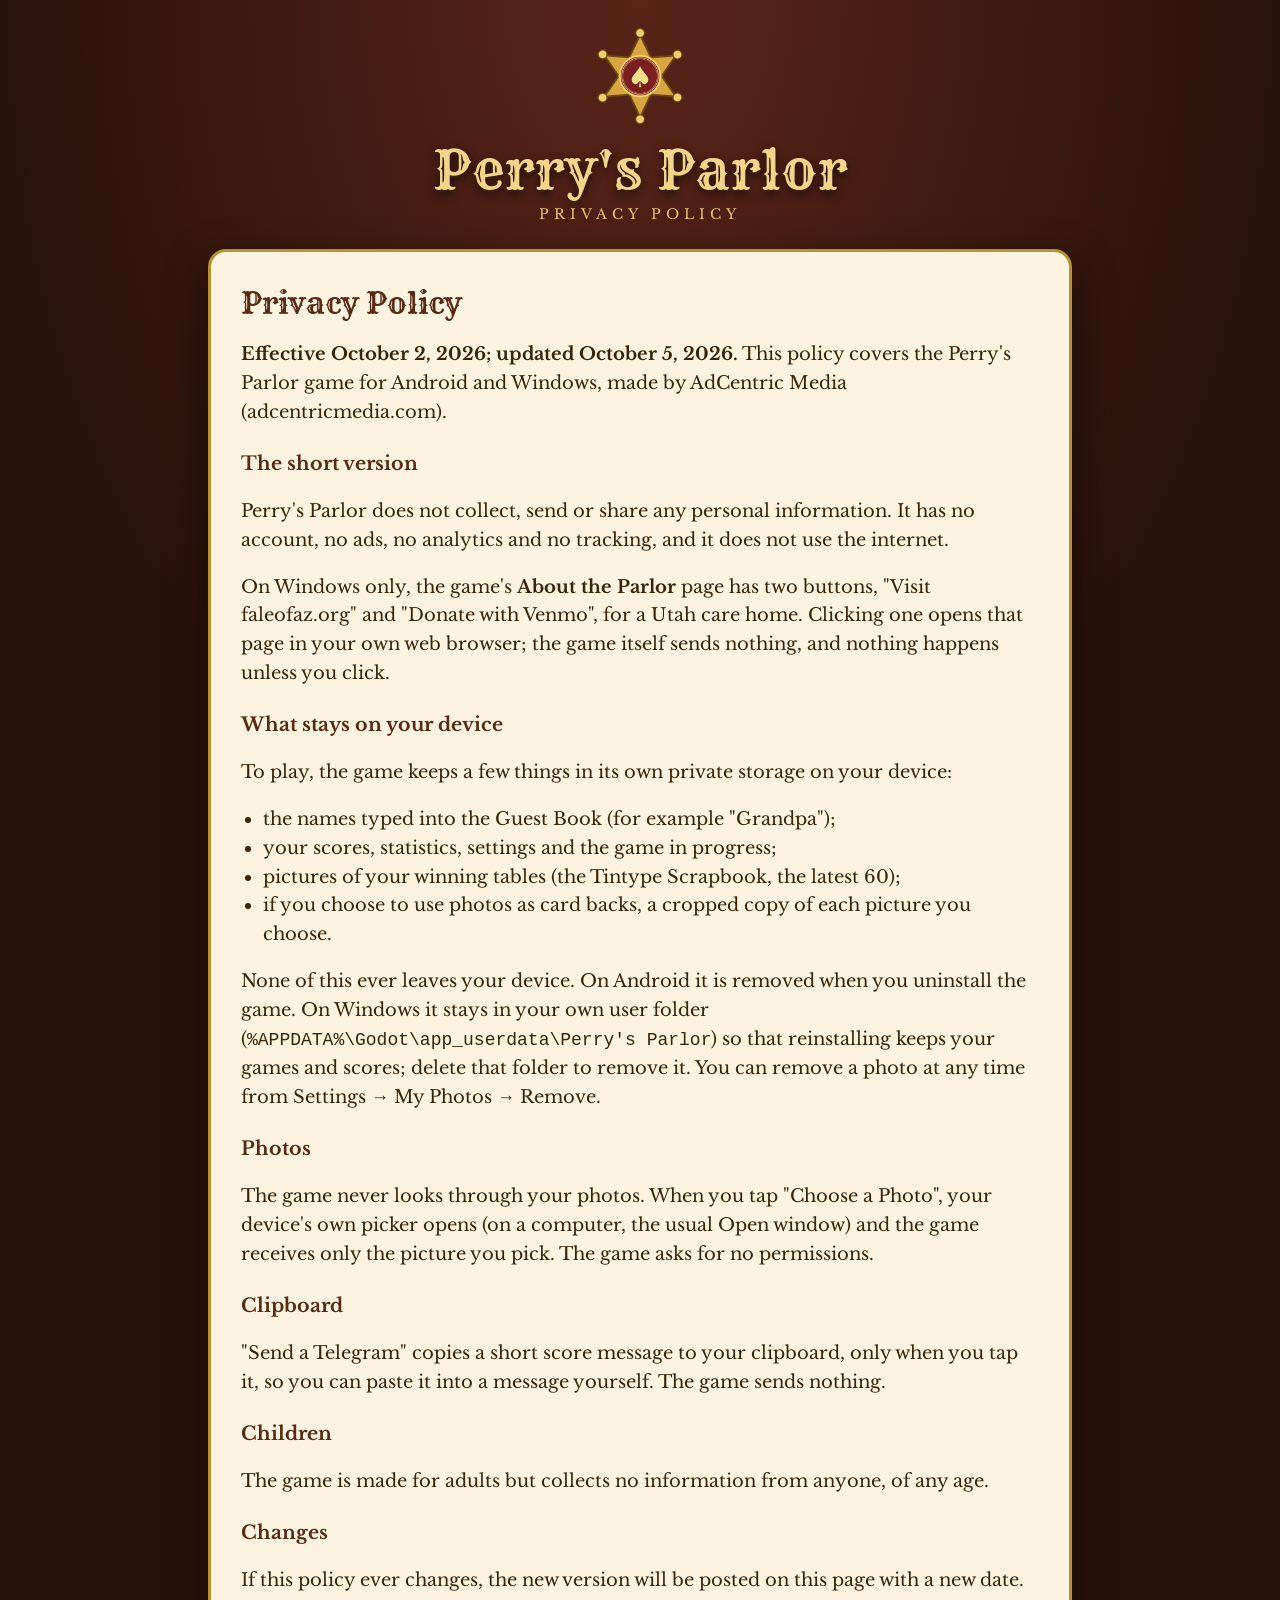
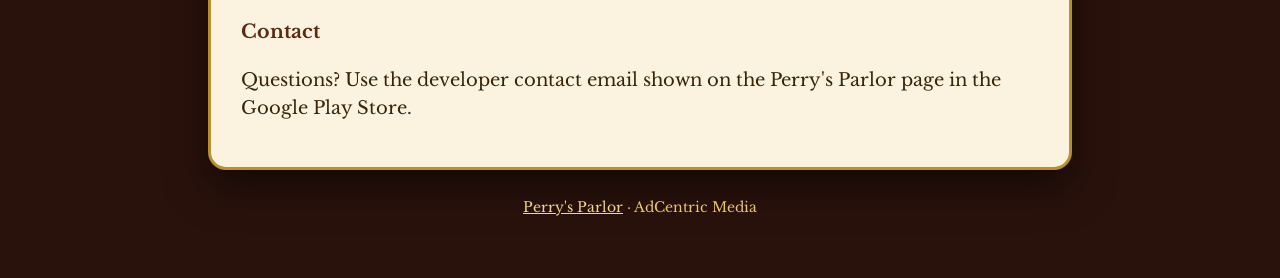
<file: privacy.html>
<!doctype html>
<html lang="en">
<head>
<meta charset="utf-8">
<meta name="viewport" content="width=device-width, initial-scale=1">
<title>Perry's Parlor — Privacy Policy</title>
<link rel="stylesheet" href="assets/style.css">
</head>
<body>
<div class="wrap">
  <div class="sign">
    <img src="assets/star.png" alt="">
    <h1>Perry's Parlor</h1>
    <p>PRIVACY POLICY</p>
  </div>
  <div class="page">
    <h2>Privacy Policy</h2>
    <p><b>Effective October 2, 2026; updated October 5, 2026.</b> This policy covers the Perry's Parlor game for Android and Windows,
    made by AdCentric Media (adcentricmedia.com).</p>

    <h3>The short version</h3>
    <p>Perry's Parlor does not collect, send or share any personal information. It has no account, no ads,
    no analytics and no tracking, and it does not use the internet.</p>
    <p>On Windows only, the game's <b>About the Parlor</b> page has two buttons, "Visit faleofaz.org" and "Donate with
    Venmo", for a Utah care home. Clicking one opens that page in your own web browser; the game itself sends nothing,
    and nothing happens unless you click.</p>

    <h3>What stays on your device</h3>
    <p>To play, the game keeps a few things in its own private storage on your device:</p>
    <ul>
      <li>the names typed into the Guest Book (for example "Grandpa");</li>
      <li>your scores, statistics, settings and the game in progress;</li>
      <li>pictures of your winning tables (the Tintype Scrapbook, the latest 60);</li>
      <li>if you choose to use photos as card backs, a cropped copy of each picture you choose.</li>
    </ul>
    <p>None of this ever leaves your device. On Android it is removed when you uninstall the game. On Windows it
    stays in your own user folder (<code>%APPDATA%\Godot\app_userdata\Perry's Parlor</code>) so that reinstalling
    keeps your games and scores; delete that folder to remove it. You can remove a photo at any time from
    Settings → My Photos → Remove.</p>

    <h3>Photos</h3>
    <p>The game never looks through your photos. When you tap "Choose a Photo", your device's own picker opens
    (on a computer, the usual Open window) and the game receives only the picture you pick. The game asks for
    no permissions.</p>

    <h3>Clipboard</h3>
    <p>"Send a Telegram" copies a short score message to your clipboard, only when you tap it, so you can paste
    it into a message yourself. The game sends nothing.</p>

    <h3>Children</h3>
    <p>The game is made for adults but collects no information from anyone, of any age.</p>

    <h3>Changes</h3>
    <p>If this policy ever changes, the new version will be posted on this page with a new date.</p>

    <h3>Contact</h3>
    <p>Questions? Use the developer contact email shown on the Perry's Parlor page in the Google Play Store.</p>
  </div>
  <div class="foot"><a href="index.html">Perry's Parlor</a> · AdCentric Media</div>
</div>
</body>
</html>
</file>
<file: assets/style.css>
@font-face { font-family: Rye; src: url(Rye-Regular.ttf); }
@font-face { font-family: Libre; src: url(LibreBaskerville.ttf); }
* { box-sizing: border-box; }
body { margin: 0; background: #2a120c radial-gradient(ellipse at top, #5a2418 0%, #2a120c 70%) fixed;
       color: #3a2508; font: 18px/1.6 Libre, Georgia, serif; }
.wrap { max-width: 900px; margin: 0 auto; padding: 28px 18px 60px; }
.sign { text-align: center; color: #f2d48a; }
.sign img { width: 96px; height: 96px; }
.sign h1 { font: 400 54px/1.15 Rye, serif; margin: 6px 0 2px; letter-spacing: 1px;
           text-shadow: 0 2px 0 #3a2008, 0 4px 10px rgba(0,0,0,.6); }
.sign p { margin: 0; letter-spacing: 5px; font-size: 14px; color: #e8c46e; }
.page { background: #fbf3df; border: 3px solid #b8902f; border-radius: 18px; padding: 26px 30px; margin-top: 24px;
        box-shadow: 0 16px 40px rgba(0,0,0,.55); }
h2 { font: 400 30px Rye, serif; color: #5a2a12; margin: 6px 0 10px; }
h3 { color: #5a2a12; margin: 22px 0 4px; font-size: 19px; }
img.shot { width: 100%; border-radius: 10px; border: 2px solid #b8902f; margin: 10px 0 4px; }
.cap { font-style: italic; color: #6b4a2a; font-size: 15px; margin: 0 0 14px; }
a { color: #8a1e1e; }
.foot { text-align: center; color: #e8c46e; font-size: 14px; margin-top: 26px; }
.foot a { color: #f2d48a; }
ul { padding-left: 22px; }
</file>
